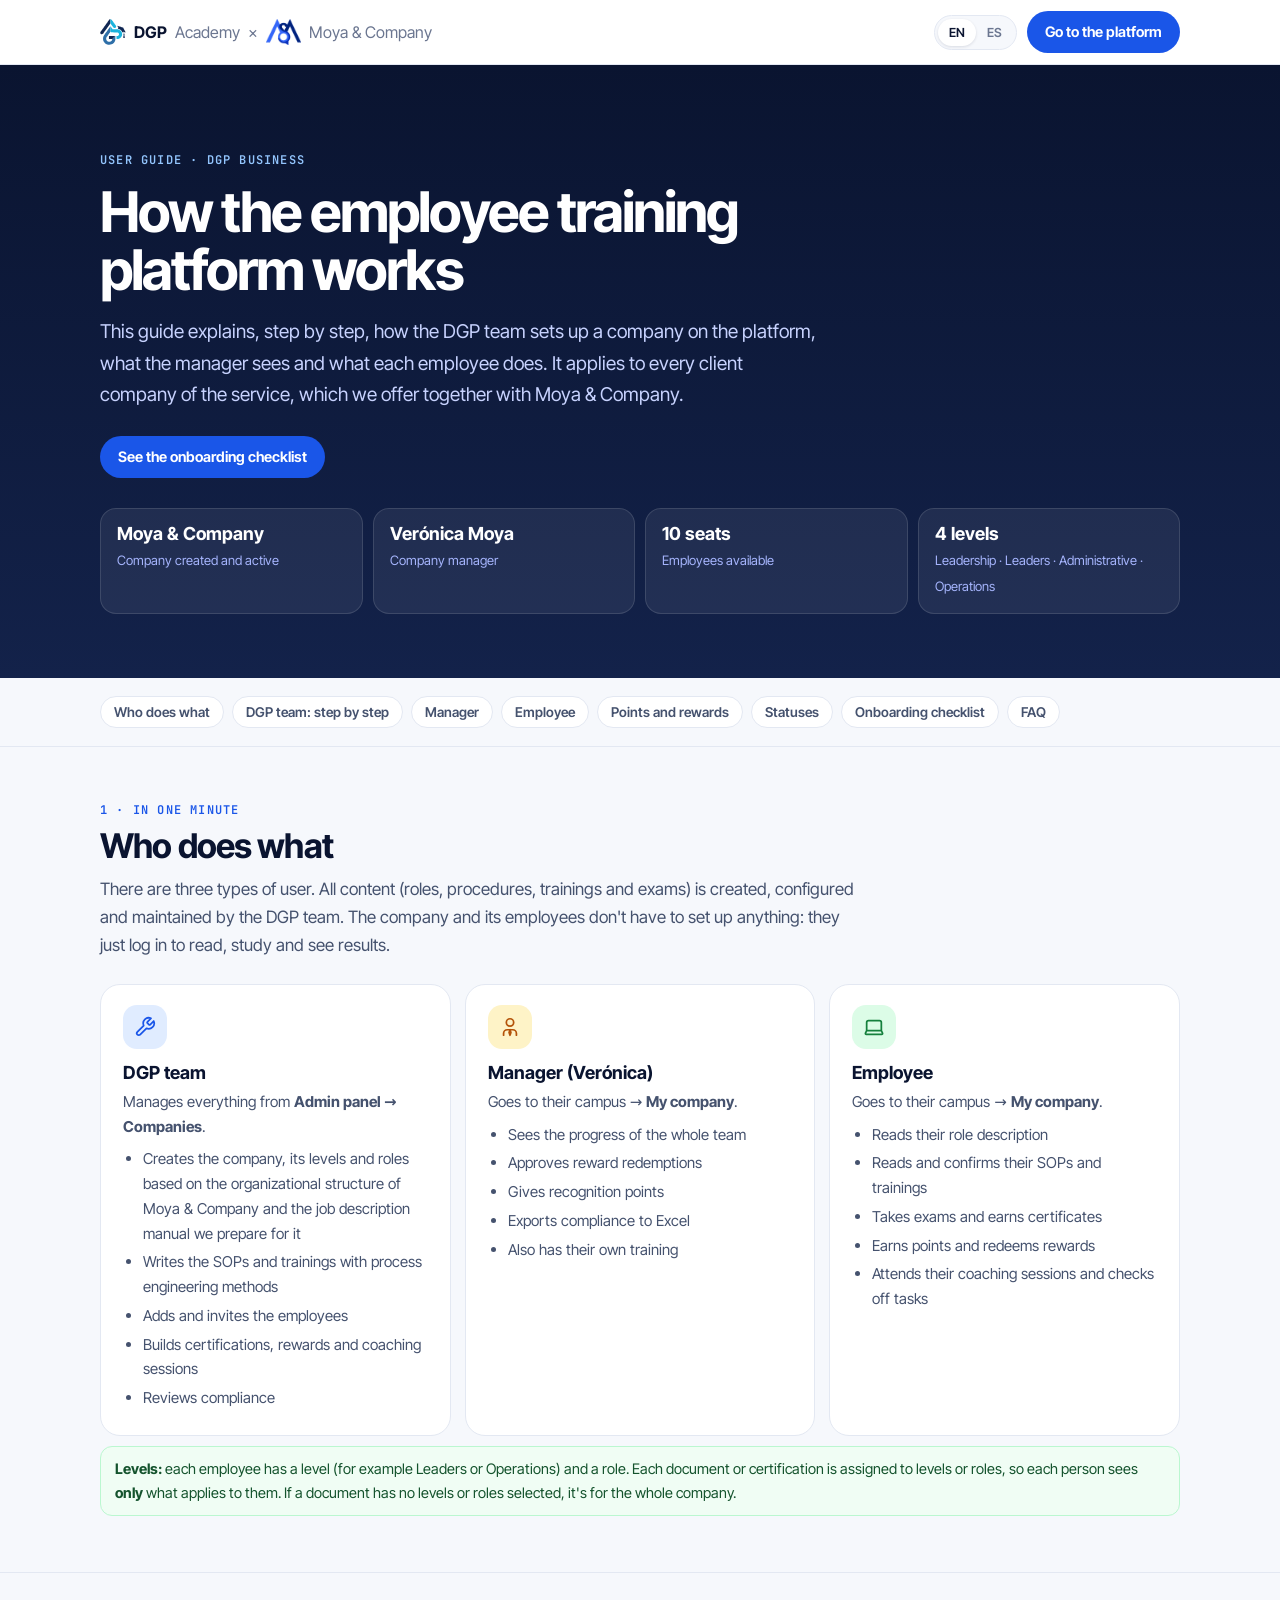
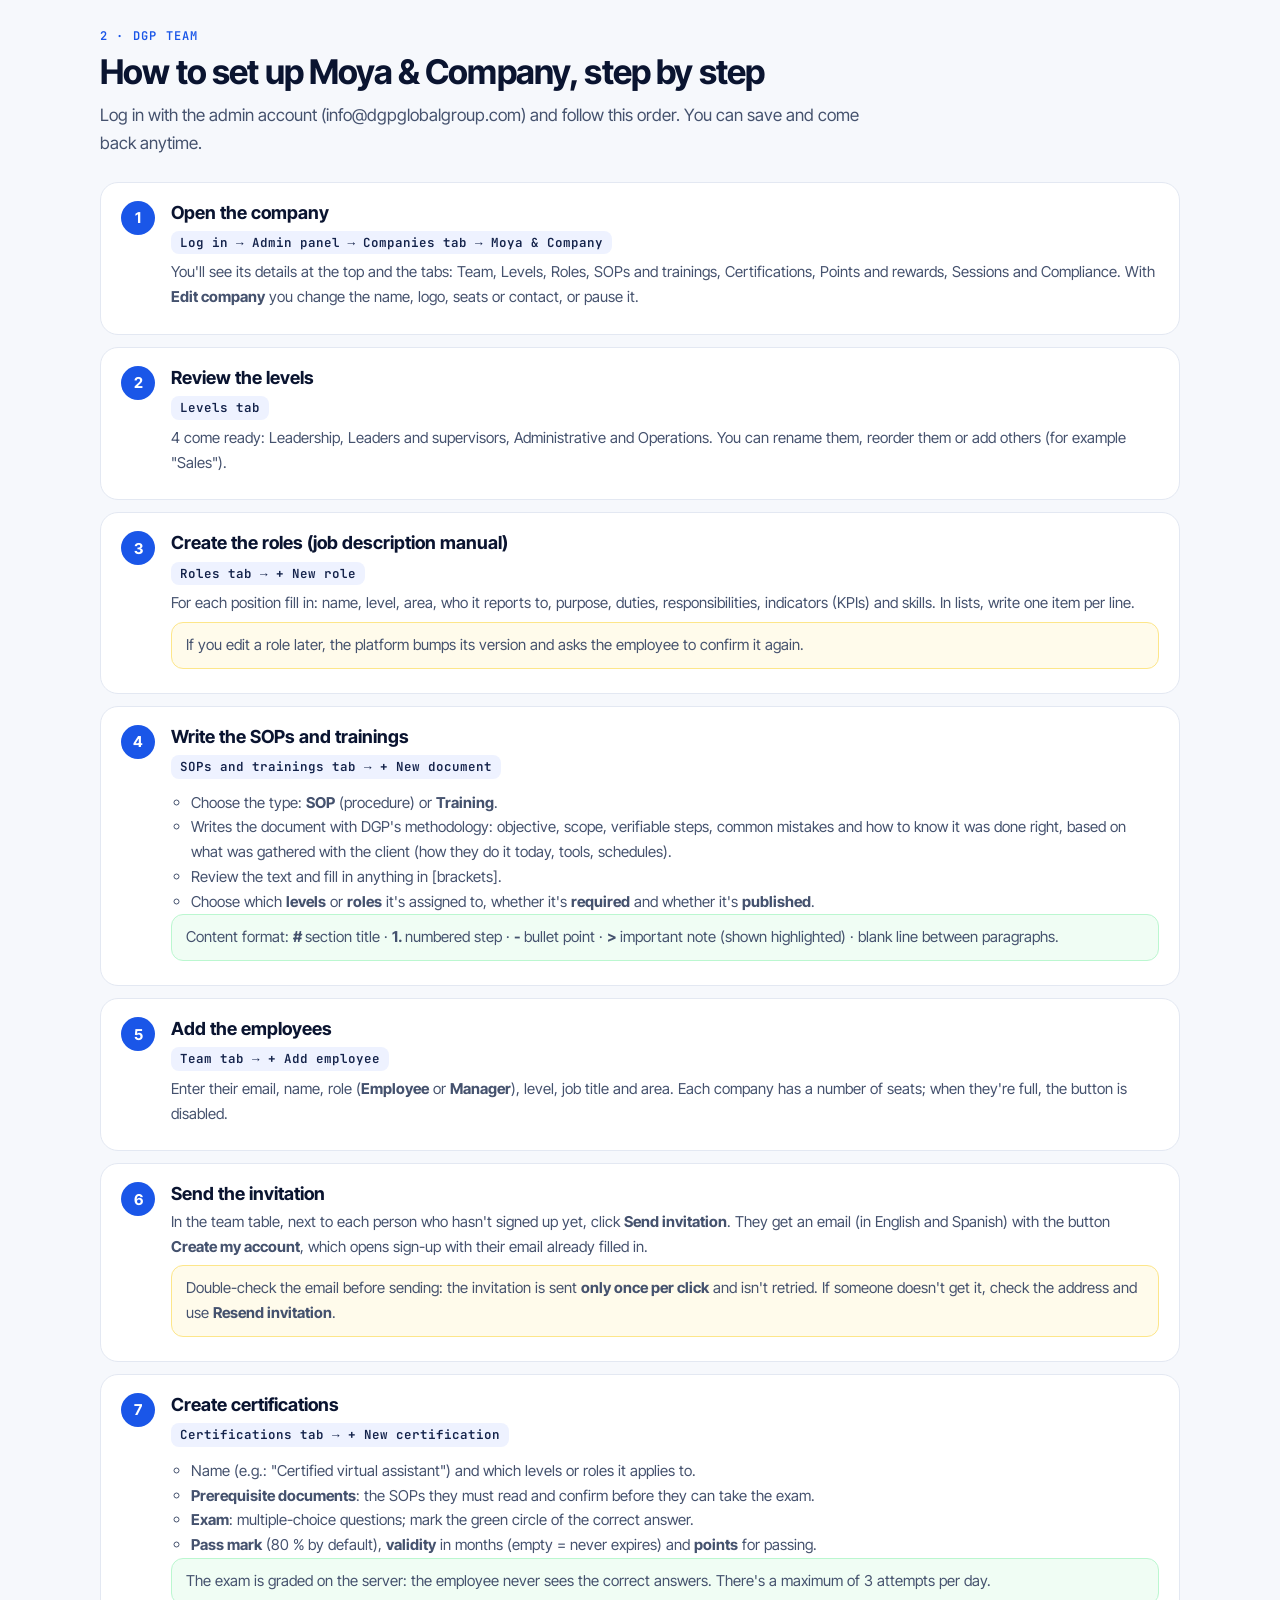
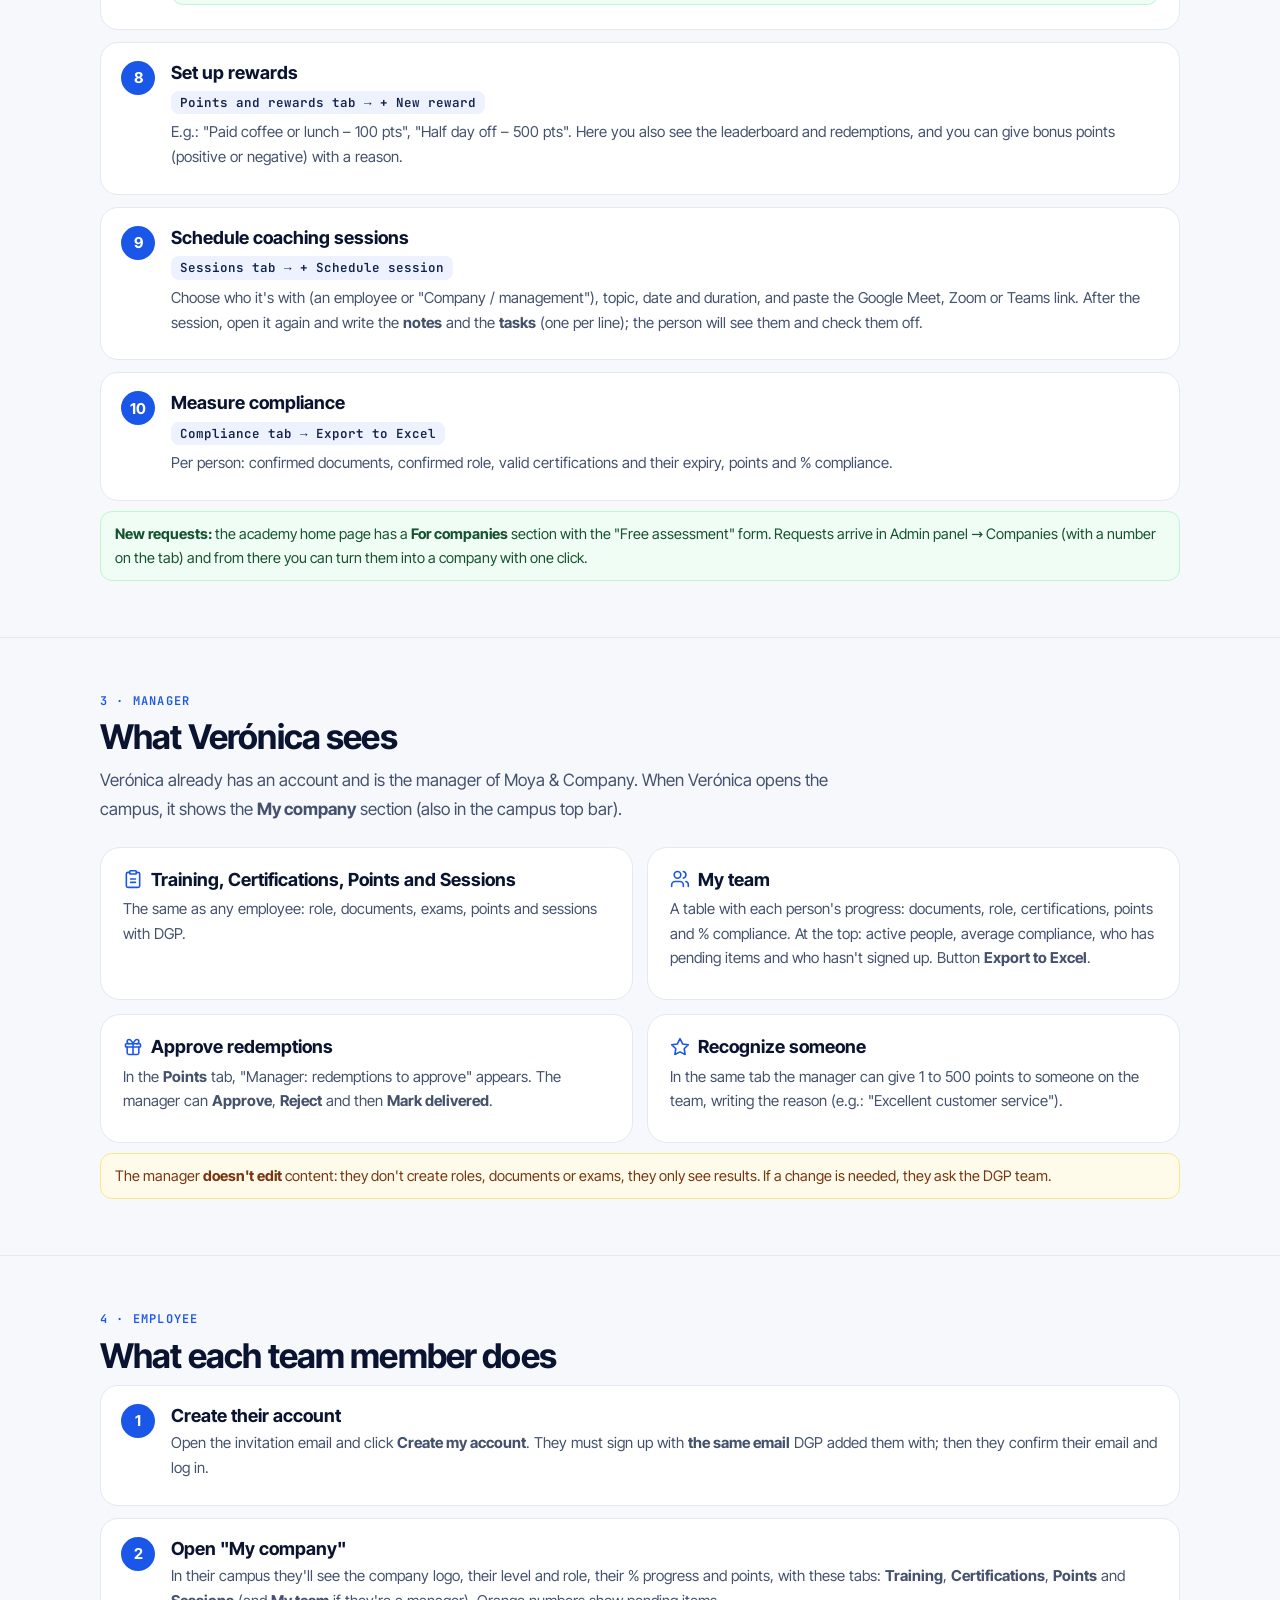
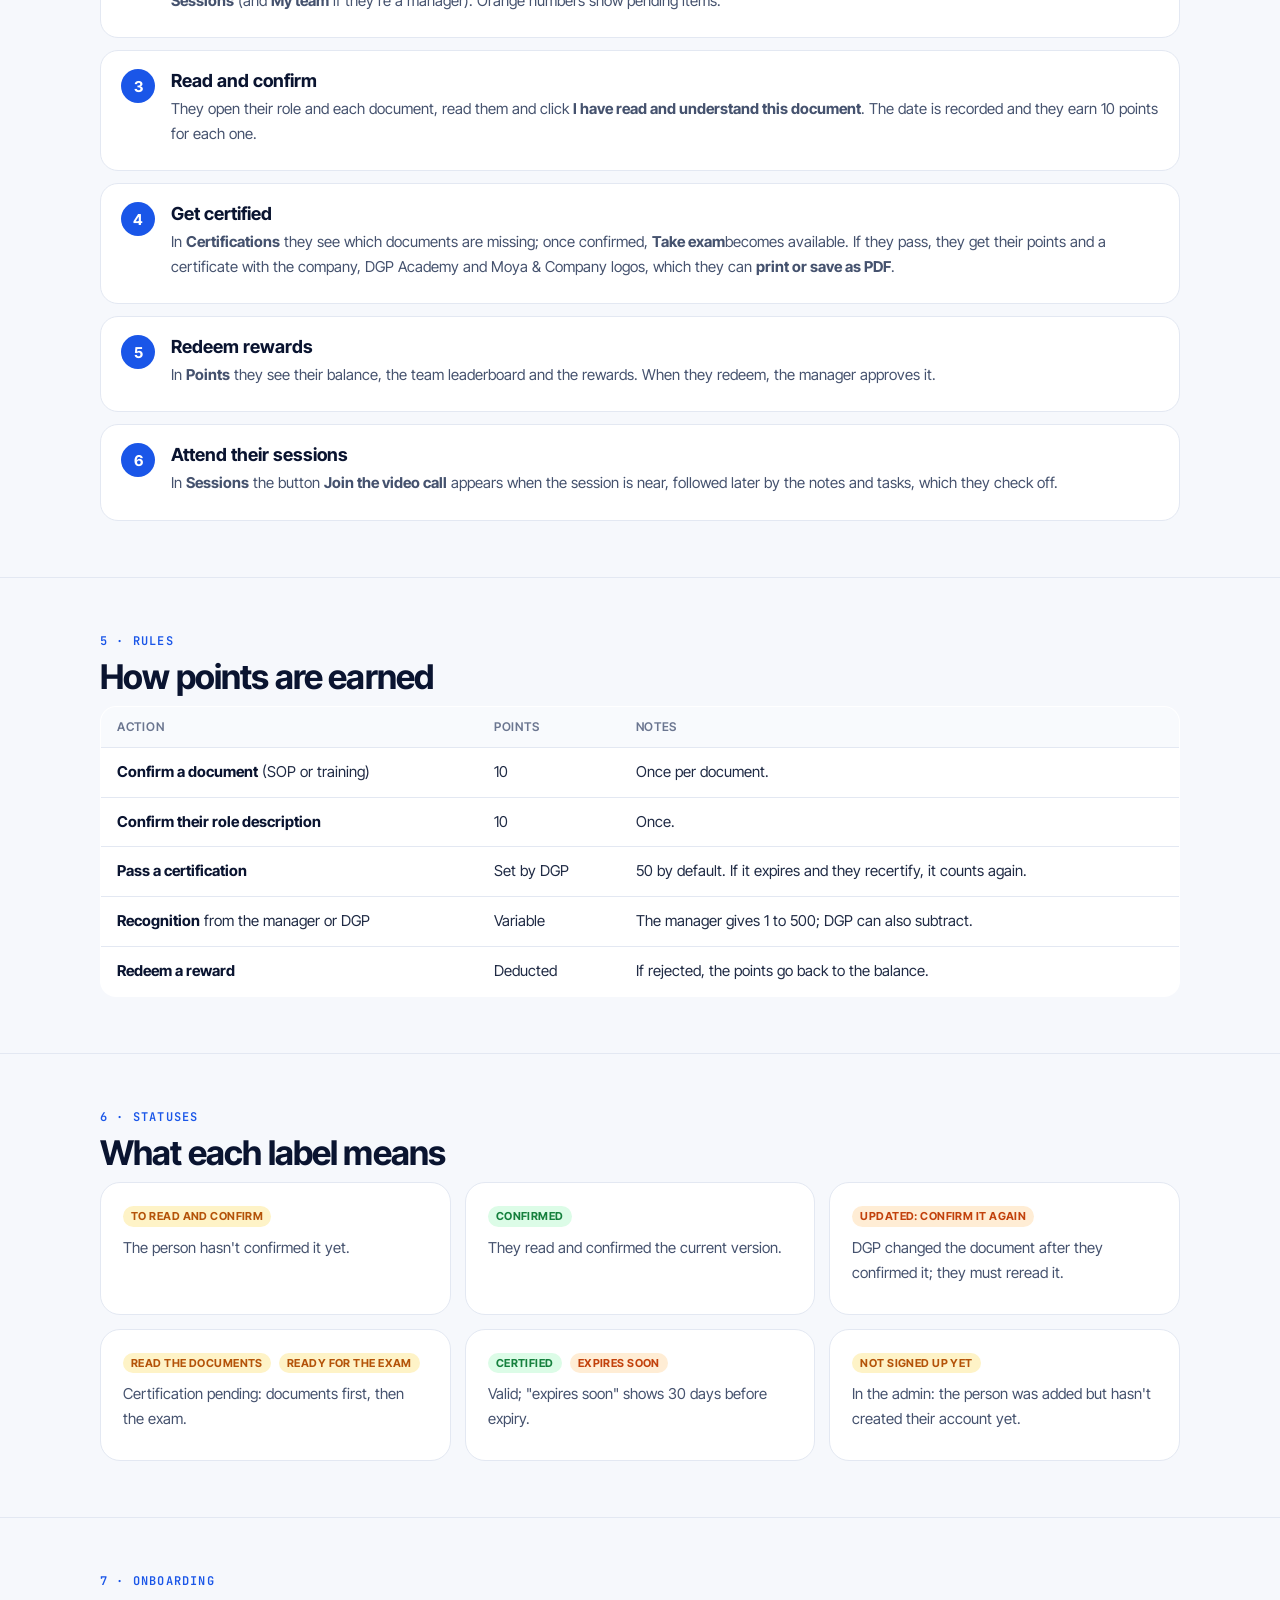
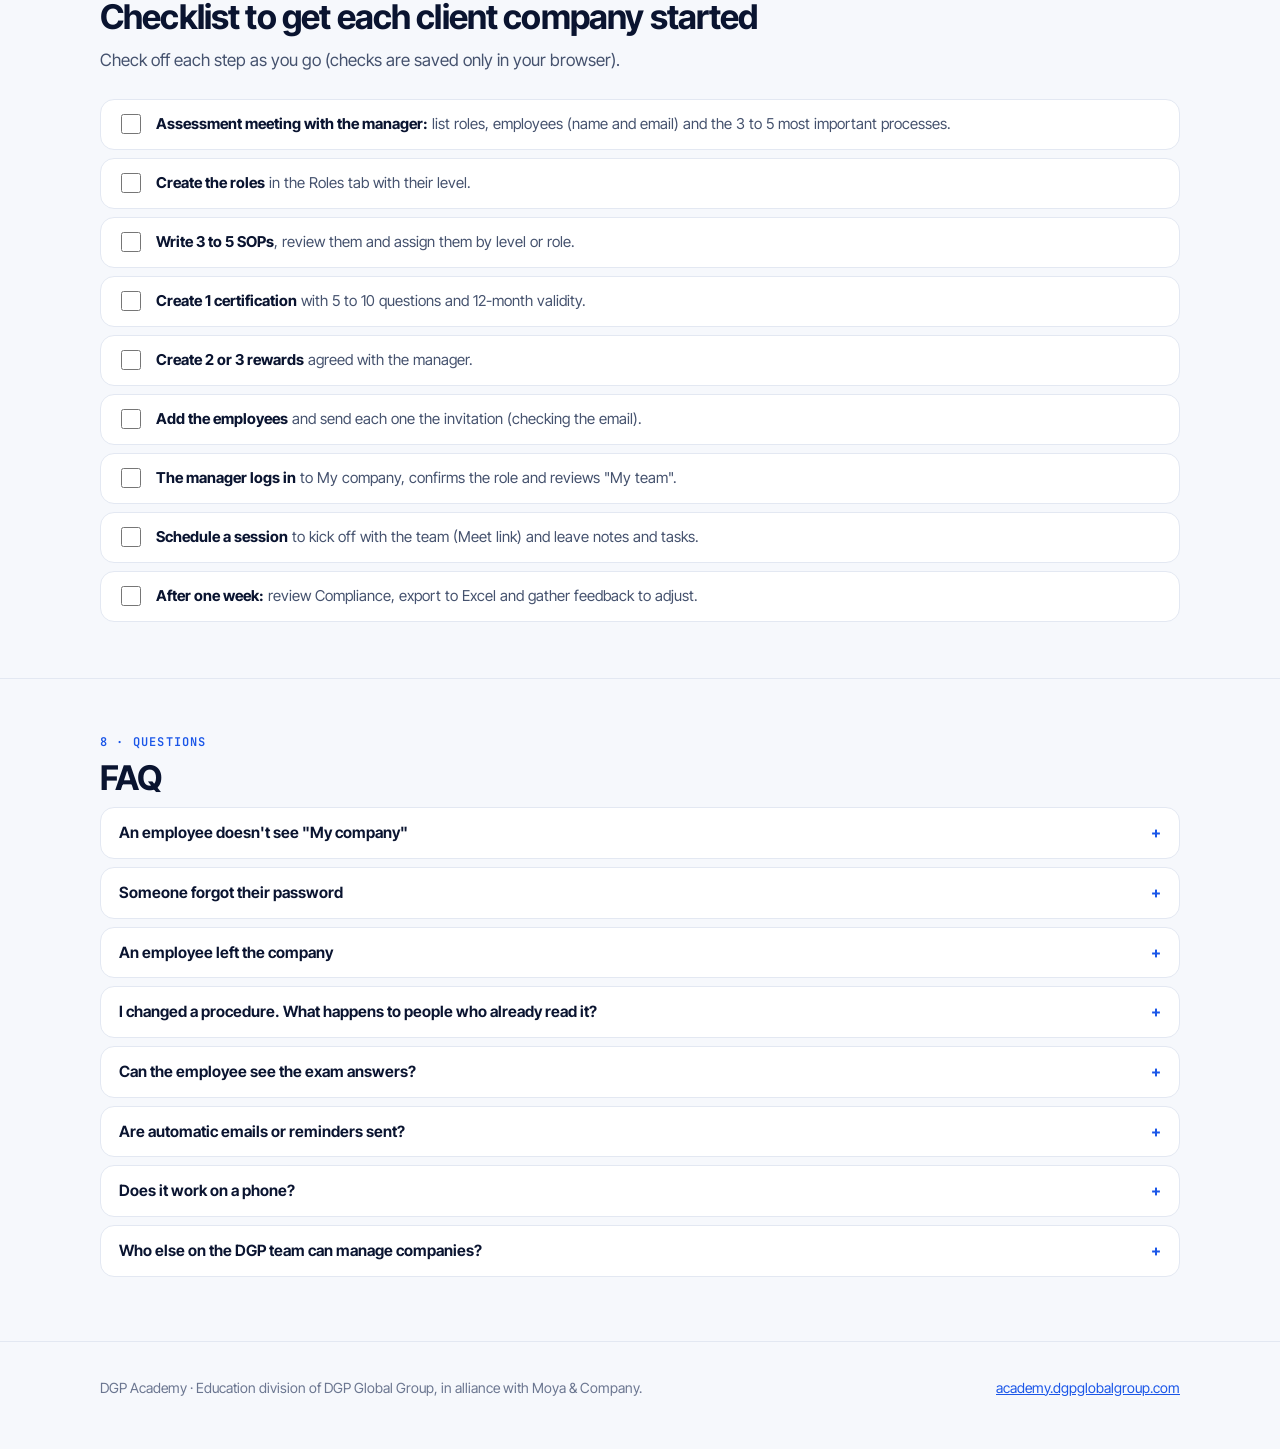
<file: moyacompany/index.html>
<!doctype html>
<html lang="en">
<head>
<meta charset="utf-8">
<meta name="viewport" content="width=device-width, initial-scale=1">
<title>Guía DGP Empresas · Moya & Company</title>
<meta name="description" content="Guía para usar la plataforma de capacitación de empleados de DGP Academy con Moya & Company.">
<meta name="robots" content="noindex, nofollow">
<script>(function(){var l;try{l=localStorage.getItem('dgp-lang')}catch(e){}var q=new URLSearchParams(location.search).get('lang');if(q==='es'||q==='en')l=q;if(!l)l=/^es\b/i.test(navigator.language||'')?'es':'en';if(l!=='es'){document.documentElement.classList.add('i18n-wait');setTimeout(function(){document.documentElement.classList.remove('i18n-wait')},2000)}})();</script>
<link rel="icon" href="../assets/img/favicon.svg" type="image/svg+xml">
<style>
@font-face { font-family: "Inter Tight"; src: url("../assets/fonts/inter-tight-latin.woff2") format("woff2"); font-weight: 100 900; font-display: swap; }
@font-face { font-family: "JetBrains Mono"; src: url("../assets/fonts/jetbrains-mono-latin.woff2") format("woff2"); font-weight: 100 800; font-display: swap; }
:root {
  --ink: #0a1430; --ink-2: #13224a; --accent: #1a56e8; --text: #1f2a44; --text2: #45526e; --text3: #6b7690;
  --border: #e3e8f2; --bg: #f6f8fc; --card: #fff; --green: #15803d; --amber: #b45309; --violet: #6d28d9;
  --font: "Inter Tight", system-ui, -apple-system, "Segoe UI", sans-serif; --mono: "JetBrains Mono", ui-monospace, monospace;
}
* { box-sizing: border-box; }
html { scroll-behavior: smooth; }
body { margin: 0; background: var(--bg); color: var(--text); font: 16px/1.65 var(--font); -webkit-font-smoothing: antialiased; }
a { color: var(--accent); }
.wrap { width: min(1080px, 100% - 32px); margin: 0 auto; }
/* Barra */
.top { position: sticky; top: 0; z-index: 10; background: rgba(255,255,255,.92); backdrop-filter: blur(10px); border-bottom: 1px solid var(--border); }
.top .wrap { display: flex; align-items: center; justify-content: space-between; gap: 12px; height: 64px; }
.brand { display: flex; align-items: center; gap: 8px; font: 700 16px/1 var(--font); color: var(--ink); text-decoration: none; white-space: nowrap; }
.brand img { height: 26px; width: auto; }
.brand i { font-style: normal; color: var(--text3); font-weight: 400; }
.brand span { font-weight: 400; color: var(--text3); }
.btn { display: inline-flex; align-items: center; gap: 8px; height: 42px; padding: 0 18px; border-radius: 99px; background: var(--accent); color: #fff; font: 650 14.5px/1 var(--font); text-decoration: none; white-space: nowrap; }
.top-r { display: flex; align-items: center; gap: 10px; }
.lang { display: inline-flex; padding: 3px; border-radius: 99px; background: var(--bg); border: 1px solid var(--border); }
.lang button { border: 0; background: none; padding: 6px 11px; border-radius: 99px; font: 600 12.5px var(--font); color: var(--text3); cursor: pointer; }
.lang button[aria-pressed="true"] { background: #fff; color: var(--ink); box-shadow: 0 1px 3px rgba(10,20,48,.12); }
.i18n-wait body { visibility: hidden; }
.btn--ghost { background: #fff; color: var(--ink); border: 1px solid var(--border); }
/* Portada */
.hero { background: linear-gradient(180deg, #0a1430, #13224a); color: #fff; padding: clamp(48px, 8vw, 88px) 0 clamp(40px, 6vw, 64px); }
.kicker { font: 600 12px/1.3 var(--mono); letter-spacing: .1em; text-transform: uppercase; color: #93c5fd; }
.hero h1 { font: 700 clamp(32px, 5vw, 56px)/1.05 var(--font); letter-spacing: -.035em; margin: 14px 0 16px; max-width: 820px; }
.hero p { font-size: clamp(16px, 1.7vw, 19px); color: #c7d2fe; max-width: 720px; margin: 0 0 26px; }
.status { display: grid; grid-template-columns: repeat(4, minmax(0, 1fr)); gap: 10px; margin-top: 30px; }
.status div { padding: 14px 16px; border-radius: 16px; background: rgba(255,255,255,.07); border: 1px solid rgba(255,255,255,.12); }
.status b { display: block; font: 700 18px/1.25 var(--font); color: #fff; }
.status span { font-size: 13px; color: #a5b4fc; }
/* Índice */
.toc { display: flex; flex-wrap: wrap; gap: 8px; padding: 18px 0; }
.toc a { padding: 7px 13px; border-radius: 99px; background: #fff; border: 1px solid var(--border); color: var(--text2); text-decoration: none; font: 600 13.5px/1.2 var(--font); }
.toc a:hover { border-color: var(--accent); color: var(--accent); }
/* Secciones */
section { padding: clamp(36px, 5vw, 56px) 0; border-top: 1px solid var(--border); }
h2 { font: 700 clamp(25px, 3.2vw, 34px)/1.15 var(--font); letter-spacing: -.025em; color: var(--ink); margin: 0 0 10px; }
h2 small { display: block; font: 600 12px/1.3 var(--mono); letter-spacing: .1em; text-transform: uppercase; color: var(--accent); margin-bottom: 8px; }
.lead { font-size: 17px; color: var(--text2); max-width: 760px; margin: 0 0 24px; }
h3 { font: 700 18px/1.3 var(--font); color: var(--ink); margin: 0 0 6px; }
.grid3 { display: grid; grid-template-columns: repeat(3, minmax(0, 1fr)); gap: 14px; }
.grid2 { display: grid; grid-template-columns: repeat(2, minmax(0, 1fr)); gap: 14px; }
.card { background: var(--card); border: 1px solid var(--border); border-radius: 20px; padding: 20px 22px; }
.card p, .card li { font-size: 15px; color: var(--text2); }
.card p { margin: 0 0 8px; }
.card ul { margin: 6px 0 0; padding-left: 20px; }
.card li { margin-bottom: 4px; }
.role-ic { width: 44px; height: 44px; border-radius: 14px; display: grid; place-items: center; font-size: 22px; margin-bottom: 12px; }
.r1 { background: #e0ecff; color: #1a56e8; } .r2 { background: #fef3c7; color: #b45309; } .r3 { background: #dcfce7; color: #15803d; }
.h-ic { display: flex; align-items: center; gap: 8px; } .h-ic .ic { color: var(--accent); font-size: 20px; }
/* Pasos */
.steps { counter-reset: s; display: grid; gap: 12px; margin: 0; padding: 0; list-style: none; }
.steps > li { counter-increment: s; position: relative; background: #fff; border: 1px solid var(--border); border-radius: 18px; padding: 18px 20px 18px 70px; }
.steps > li::before { content: counter(s); position: absolute; left: 20px; top: 18px; width: 34px; height: 34px; border-radius: 50%; display: grid; place-items: center; background: var(--accent); color: #fff; font: 700 15px/1 var(--font); }
.steps h3 { margin-bottom: 4px; }
.steps p { margin: 0 0 6px; color: var(--text2); font-size: 15px; }
.steps ul { margin: 6px 0 0; padding-left: 20px; color: var(--text2); font-size: 15px; }
.path { display: inline-block; font: 600 12.5px/1.4 var(--mono); color: var(--ink-2); background: #eef2ff; padding: 3px 9px; border-radius: 8px; margin: 2px 0 6px; }
.tip { margin: 10px 0 0; padding: 10px 14px; border-radius: 12px; background: #f0fdf4; border: 1px solid #bbf7d0; color: #14532d; font-size: 14.5px; }
.warn { margin: 10px 0 0; padding: 10px 14px; border-radius: 12px; background: #fffbeb; border: 1px solid #fde68a; color: #78350f; font-size: 14.5px; }
.tag { display: inline-block; padding: 2px 8px; border-radius: 99px; font: 700 11px/1.5 var(--font); letter-spacing: .04em; text-transform: uppercase; margin-right: 4px; }
.t-ok { background: #dcfce7; color: var(--green); } .t-p { background: #fef3c7; color: var(--amber); } .t-u { background: #ffedd5; color: #c2410c; }
/* Tabla */
table { width: 100%; border-collapse: collapse; background: #fff; border: 1px solid var(--border); border-radius: 16px; overflow: hidden; font-size: 15px; }
th, td { text-align: left; padding: 12px 16px; border-bottom: 1px solid var(--border); vertical-align: top; }
th { background: #f8fafd; font: 600 12px/1.3 var(--font); letter-spacing: .06em; text-transform: uppercase; color: var(--text3); }
tr:last-child td { border-bottom: 0; }
td b { color: var(--ink); }
.tbl { overflow-x: auto; }
/* Checklist */
.check { list-style: none; padding: 0; margin: 0; display: grid; gap: 8px; }
.check li { display: flex; gap: 12px; align-items: flex-start; background: #fff; border: 1px solid var(--border); border-radius: 14px; padding: 12px 16px; font-size: 15px; color: var(--text2); }
.check input { width: 20px; height: 20px; margin-top: 2px; accent-color: var(--green); flex: none; }
.check b { color: var(--ink); }
/* Preguntas */
details { background: #fff; border: 1px solid var(--border); border-radius: 14px; padding: 0 18px; margin-bottom: 8px; }
summary { cursor: pointer; padding: 14px 0; font: 650 15.5px/1.4 var(--font); color: var(--ink); list-style: none; }
summary::-webkit-details-marker { display: none; }
summary::after { content: "+"; float: right; color: var(--accent); font-weight: 700; }
details[open] summary::after { content: "–"; }
details p { margin: 0 0 14px; color: var(--text2); font-size: 15px; }
footer { padding: 34px 0 50px; color: var(--text3); font-size: 14px; border-top: 1px solid var(--border); }
footer .wrap { display: flex; justify-content: space-between; gap: 12px; flex-wrap: wrap; }
@media (max-width: 900px) { .grid3 { grid-template-columns: 1fr; } .grid2 { grid-template-columns: 1fr; } .status { grid-template-columns: repeat(2, minmax(0, 1fr)); } }
@media (max-width: 560px) { .brand span, .brand-moya { display: none; } .top .btn { padding: 0 12px; height: 36px; font-size: 13px; } .steps > li { padding: 16px 16px 16px 58px; } .steps > li::before { left: 14px; width: 30px; height: 30px; font-size: 14px; } .status { grid-template-columns: 1fr; } }
@media print { .top, .toc { display: none; } section { break-inside: avoid; } }
</style>
</head>
<body>

<header class="top">
  <div class="wrap">
    <a class="brand" href="../"><img src="../assets/img/isotipo.svg" alt="">DGP <span>Academy</span> <i>×</i> <img src="../assets/img/moya-mark-sm.png" alt="Moya & Company"><span class="brand-moya">Moya &amp; Company</span></a>
    <div class="top-r"><div class="lang" role="group" aria-label="Language / Idioma"><button type="button" data-set="en">EN</button><button type="button" data-set="es">ES</button></div>
    <a class="btn" href="../">Ir a la plataforma</a></div>
  </div>
</header>

<div class="hero">
  <div class="wrap">
    <div class="kicker">Guía de uso · DGP Empresas</div>
    <h1>Cómo funciona la plataforma de capacitación de empleados</h1>
    <p>Esta guía explica, paso a paso, cómo el equipo de DGP organiza una empresa en la plataforma, qué ve el gerente y qué hace cada empleado. Aplica a cada empresa cliente del servicio, que ofrecemos junto a Moya &amp; Company.</p>
    <a class="btn" href="#arranque">Ver el checklist de arranque</a>
    <div class="status">
      <div><b>Moya &amp; Company</b><span>Empresa creada y activa</span></div>
      <div><b>Verónica Moya</b><span>Gerente de la empresa</span></div>
      <div><b>10 cupos</b><span>Empleados disponibles</span></div>
      <div><b>4 niveles</b><span>Dirección · Líderes · Administrativo · Operativo</span></div>
    </div>
  </div>
</div>

<div class="wrap">
  <nav class="toc" aria-label="Contenido">
    <a href="#roles">Quién hace qué</a><a href="#dgp">Equipo DGP: paso a paso</a><a href="#gerente">Gerente</a><a href="#empleado">Empleado</a>
    <a href="#puntos">Puntos y premios</a><a href="#estados">Estados</a><a href="#arranque">Checklist de arranque</a><a href="#faq">Preguntas frecuentes</a>
  </nav>
</div>

<!-- ── Roles ── -->
<section id="roles">
  <div class="wrap">
    <h2><small>1 · En un minuto</small>Quién hace qué</h2>
    <p class="lead">Hay tres tipos de usuario. Todo el contenido (cargos, procedimientos, capacitaciones y exámenes) lo crea, configura y mantiene el equipo de DGP. La empresa y sus empleados no tienen que configurar nada: solo entran a leer, estudiar y ver resultados.</p>
    <div class="grid3">
      <div class="card"><div class="role-ic r1"><svg class="ic" aria-hidden="true"><use href="#ic-wrench"/></svg></div><h3>Equipo DGP</h3>
        <p>Administra todo desde <b>Panel admin → Empresas</b>.</p>
        <ul><li>Crea la empresa, sus niveles y cargos a partir de la estructura organizacional de Moya &amp; Company y del manual de cargos que le elaboramos</li><li>Escribe los SOPs y capacitaciones con métodos de ingeniería de procesos</li><li>Agrega e invita a los empleados</li><li>Arma certificaciones, premios y asesorías</li><li>Revisa el cumplimiento</li></ul></div>
      <div class="card"><div class="role-ic r2"><svg class="ic" aria-hidden="true"><use href="#ic-user-tie"/></svg></div><h3>Gerente (Verónica)</h3>
        <p>Entra a su campus → <b>Mi empresa</b>.</p>
        <ul><li>Ve el avance de todo su equipo</li><li>Aprueba los canjes de premios</li><li>Da puntos de reconocimiento</li><li>Exporta el cumplimiento a Excel</li><li>También tiene su propia capacitación</li></ul></div>
      <div class="card"><div class="role-ic r3"><svg class="ic" aria-hidden="true"><use href="#ic-laptop"/></svg></div><h3>Empleado</h3>
        <p>Entra a su campus → <b>Mi empresa</b>.</p>
        <ul><li>Lee su descripción de cargo</li><li>Lee y confirma sus SOPs y capacitaciones</li><li>Presenta exámenes y obtiene certificados</li><li>Gana puntos y canjea premios</li><li>Asiste a sus asesorías y marca sus tareas</li></ul></div>
    </div>
    <p class="tip"><b>Niveles:</b> cada empleado tiene un nivel (por ejemplo Líderes u Operativo) y un cargo. Cada documento o certificación se asigna a niveles o cargos, así cada persona ve <b>solo</b> lo que le corresponde. Si un documento no tiene niveles ni cargos marcados, es para toda la empresa.</p>
  </div>
</section>

<!-- ── Equipo DGP ── -->
<section id="dgp">
  <div class="wrap">
    <h2><small>2 · Equipo DGP</small>Cómo preparar a Moya &amp; Company, paso a paso</h2>
    <p class="lead">Entra con la cuenta de administrador (info@dgpglobalgroup.com) y sigue este orden. Puedes guardar y volver cuando quieras.</p>
    <ol class="steps">
      <li><h3>Abrir la empresa</h3>
        <span class="path">Inicio de sesión → Panel admin → pestaña Empresas → Moya &amp; Company</span>
        <p>Verás sus datos arriba y las pestañas: Equipo, Niveles, Cargos, SOPs y capacitaciones, Certificaciones, Puntos y premios, Asesorías y Cumplimiento. Con <b>Editar empresa</b> cambias el nombre, logo, cupos, contacto o la pausas.</p></li>
      <li><h3>Revisar los niveles</h3>
        <span class="path">Pestaña Niveles</span>
        <p>Ya vienen 4: Dirección, Líderes y supervisores, Administrativo y Operativo. Puedes renombrarlos, cambiar el orden o agregar otros (por ejemplo "Ventas").</p></li>
      <li><h3>Crear los cargos (manual de descripción de cargos)</h3>
        <span class="path">Pestaña Cargos → + Nuevo cargo</span>
        <p>Para cada puesto completa: nombre, nivel, área, a quién reporta, propósito, funciones, responsabilidades, indicadores (KPIs) y competencias. En las listas, escribe un punto por línea.</p>
        <p class="warn">Si editas un cargo después, la plataforma sube su versión y le pide al empleado que lo vuelva a confirmar.</p></li>
      <li><h3>Escribir los SOPs y capacitaciones</h3>
        <span class="path">Pestaña SOPs y capacitaciones → + Nuevo documento</span>
        <ul><li>Elige el tipo: <b>SOP</b> (procedimiento) o <b>Capacitación</b>.</li>
          <li>Redacta el documento con la metodología de DGP: objetivo, alcance, pasos verificables, errores comunes y cómo saber que se hizo bien, a partir de lo levantado con el cliente (cómo lo hacen hoy, herramientas, horarios).</li>
          <li>Revisa el texto y completa lo que esté entre [corchetes].</li>
          <li>Marca a qué <b>niveles</b> o <b>cargos</b> se asigna, si es <b>obligatorio</b> y si está <b>publicado</b>.</li></ul>
        <p class="tip">Formato del contenido: <b># </b>título de sección · <b>1. </b>paso numerado · <b>- </b>punto de lista · <b>&gt; </b>nota importante (sale resaltada) · línea en blanco para separar párrafos.</p></li>
      <li><h3>Agregar a los empleados</h3>
        <span class="path">Pestaña Equipo → + Agregar empleado</span>
        <p>Escribe su correo, nombre, rol (<b>Empleado</b> o <b>Gerente</b>), nivel, cargo y área. Cada empresa tiene un número de cupos; cuando se llenan, el botón se desactiva.</p></li>
      <li><h3>Enviar la invitación</h3>
        <p>En la tabla del equipo, junto a cada persona que aún no se registró, pulsa <b>Enviar invitación</b>. Le llega un correo (en inglés y español) con el botón <b>Crear mi cuenta</b>, que abre el registro con su correo ya escrito.</p>
        <p class="warn">Revisa bien el correo antes de enviar: la invitación se envía <b>una sola vez por clic</b> y no se reintenta. Si alguien no la recibe, revisa el correo y usa <b>Reenviar invitación</b>.</p></li>
      <li><h3>Crear certificaciones</h3>
        <span class="path">Pestaña Certificaciones → + Nueva certificación</span>
        <ul><li>Nombre (ej.: "Asistente virtual certificada"), a qué niveles o cargos aplica.</li>
          <li><b>Documentos previos</b>: los SOPs que deben leer y confirmar antes de poder hacer el examen.</li>
          <li><b>Examen</b>: preguntas de opción múltiple; marca el círculo verde de la respuesta correcta.</li>
          <li><b>Aprueba con</b> (por defecto 80 %), <b>vigencia</b> en meses (vacío = no vence) y <b>puntos</b> al aprobar.</li></ul>
        <p class="tip">El examen se califica en el servidor: el empleado nunca ve las respuestas correctas. Tiene un máximo de 3 intentos por día.</p></li>
      <li><h3>Definir premios</h3>
        <span class="path">Pestaña Puntos y premios → + Nuevo premio</span>
        <p>Ej.: "Café o almuerzo pagado – 100 pts", "Medio día libre – 500 pts". Aquí también ves el ranking, los canjes y puedes dar puntos extra (positivos o negativos) con un motivo.</p></li>
      <li><h3>Agendar asesorías</h3>
        <span class="path">Pestaña Asesorías → + Agendar asesoría</span>
        <p>Elige con quién (un empleado o "Empresa / gerencia"), tema, fecha, duración y pega el enlace de Google Meet, Zoom o Teams. Después de la sesión vuelve a abrirla y escribe las <b>notas</b> y las <b>tareas</b> (una por línea); la persona las verá y marcará como hechas.</p></li>
      <li><h3>Medir el cumplimiento</h3>
        <span class="path">Pestaña Cumplimiento → Exportar a Excel</span>
        <p>Por persona: documentos confirmados, cargo confirmado, certificaciones vigentes y su vencimiento, puntos y % de cumplimiento.</p></li>
    </ol>
    <p class="tip"><b>Solicitudes nuevas:</b> en la portada de la academia hay una sección <b>Para empresas</b> con el formulario "Diagnóstico gratis". Las solicitudes llegan a Panel admin → Empresas (con un número en la pestaña) y desde ahí puedes convertirlas en empresa con un clic.</p>
  </div>
</section>

<!-- ── Gerente ── -->
<section id="gerente">
  <div class="wrap">
    <h2><small>3 · Gerente</small>Lo que ve Verónica</h2>
    <p class="lead">Verónica ya tiene cuenta y ya es gerente de Moya &amp; Company. Al entrar a su campus aparece la sección <b>Mi empresa</b> (también en la barra superior del campus).</p>
    <div class="grid2">
      <div class="card"><h3 class="h-ic"><svg class="ic" aria-hidden="true"><use href="#ic-clipboard"/></svg> Capacitación, Certificaciones, Puntos y Asesorías</h3><p>Lo mismo que cualquier empleado: su cargo, sus documentos, sus exámenes, sus puntos y sus sesiones con DGP.</p></div>
      <div class="card"><h3 class="h-ic"><svg class="ic" aria-hidden="true"><use href="#ic-users"/></svg> Mi equipo</h3><p>Tabla con el avance de cada persona: documentos, cargo, certificaciones, puntos y % de cumplimiento. Arriba: personas activas, cumplimiento promedio, quién tiene pendientes y quién no se ha registrado. Botón <b>Exportar a Excel</b>.</p></div>
      <div class="card"><h3 class="h-ic"><svg class="ic" aria-hidden="true"><use href="#ic-gift"/></svg> Aprobar canjes</h3><p>En la pestaña <b>Puntos</b> aparece "Gerente: canjes por aprobar". Puede <b>Aprobar</b>, <b>Rechazar</b> y después <b>Marcar entregado</b>.</p></div>
      <div class="card"><h3 class="h-ic"><svg class="ic" aria-hidden="true"><use href="#ic-star"/></svg> Reconocer a alguien</h3><p>En la misma pestaña puede dar de 1 a 500 puntos a una persona de su equipo escribiendo el motivo (ej.: "Excelente atención al cliente").</p></div>
    </div>
    <p class="warn">El gerente <b>no edita</b> contenido: no crea cargos, documentos ni exámenes, solo ve resultados. Si necesita un cambio, se lo pide al equipo de DGP.</p>
  </div>
</section>

<!-- ── Empleado ── -->
<section id="empleado">
  <div class="wrap">
    <h2><small>4 · Empleado</small>Lo que hace cada persona del equipo</h2>
    <ol class="steps">
      <li><h3>Crear su cuenta</h3><p>Abre el correo de invitación y pulsa <b>Crear mi cuenta</b>. Debe registrarse con <b>el mismo correo</b> con el que lo agregó DGP; luego confirma su correo y entra.</p></li>
      <li><h3>Abrir "Mi empresa"</h3><p>En su campus verá el logo de la empresa, su nivel y cargo, su % de avance y sus puntos, con cinco pestañas: <b>Capacitación</b>, <b>Certificaciones</b>, <b>Puntos</b> y <b>Asesorías</b> (y <b>Mi equipo</b> si es gerente). Los números naranjas indican pendientes.</p></li>
      <li><h3>Leer y confirmar</h3><p>Abre su cargo y cada documento, los lee y pulsa <b>He leído y entiendo este documento</b>. Queda registrada la fecha y gana 10 puntos por cada uno.</p></li>
      <li><h3>Certificarse</h3><p>En <b>Certificaciones</b> ve qué documentos le faltan; cuando los confirma se activa <b>Presentar examen</b>. Si aprueba, recibe sus puntos y su certificado con los logos de la empresa, DGP Academy y Moya &amp; Company, que puede <b>imprimir o guardar en PDF</b>.</p></li>
      <li><h3>Canjear premios</h3><p>En <b>Puntos</b> ve su saldo, el ranking del equipo y los premios. Al canjear, el gerente lo aprueba.</p></li>
      <li><h3>Asistir a sus asesorías</h3><p>En <b>Asesorías</b> aparece el botón <b>Entrar a la videollamada</b> cuando está próxima, y después las notas y tareas, que marca como hechas.</p></li>
    </ol>
  </div>
</section>

<!-- ── Puntos ── -->
<section id="puntos">
  <div class="wrap">
    <h2><small>5 · Reglas</small>Cómo se ganan los puntos</h2>
    <div class="tbl"><table>
      <thead><tr><th>Acción</th><th>Puntos</th><th>Notas</th></tr></thead>
      <tbody>
        <tr><td><b>Confirmar un documento</b> (SOP o capacitación)</td><td>10</td><td>Una vez por documento.</td></tr>
        <tr><td><b>Confirmar su descripción de cargo</b></td><td>10</td><td>Una vez.</td></tr>
        <tr><td><b>Aprobar una certificación</b></td><td>Los que defina DGP</td><td>Por defecto 50. Si vence y se recertifica, vuelve a sumar.</td></tr>
        <tr><td><b>Reconocimiento</b> del gerente o de DGP</td><td>Variable</td><td>El gerente da de 1 a 500; DGP también puede restar.</td></tr>
        <tr><td><b>Canjear un premio</b></td><td>Se descuentan</td><td>Si se rechaza, los puntos vuelven al saldo.</td></tr>
      </tbody>
    </table></div>
  </div>
</section>

<!-- ── Estados ── -->
<section id="estados">
  <div class="wrap">
    <h2><small>6 · Estados</small>Qué significa cada etiqueta</h2>
    <div class="grid3">
      <div class="card"><p><span class="tag t-p">Por leer y confirmar</span></p><p>La persona aún no lo ha confirmado.</p></div>
      <div class="card"><p><span class="tag t-ok">Confirmado</span></p><p>Lo leyó y confirmó la versión vigente.</p></div>
      <div class="card"><p><span class="tag t-u">Actualizado: confírmalo otra vez</span></p><p>DGP cambió el documento después de que lo confirmó; debe releerlo.</p></div>
      <div class="card"><p><span class="tag t-p">Lee los documentos</span> <span class="tag t-p">Listo para el examen</span></p><p>Certificación pendiente: primero documentos, luego examen.</p></div>
      <div class="card"><p><span class="tag t-ok">Certificado</span> <span class="tag t-u">Vence pronto</span></p><p>Vigente; "vence pronto" aparece 30 días antes del vencimiento.</p></div>
      <div class="card"><p><span class="tag t-p">Falta registrarse</span></p><p>En el admin: la persona está agregada pero aún no creó su cuenta.</p></div>
    </div>
  </div>
</section>

<!-- ── Checklist ── -->
<section id="arranque">
  <div class="wrap">
    <h2><small>7 · Puesta en marcha</small>Checklist para arrancar con cada empresa cliente</h2>
    <p class="lead">Marca cada paso a medida que avanzan (las marcas se quedan solo en tu navegador).</p>
    <ul class="check" id="check">
      <li><input type="checkbox" id="c1"><label for="c1"><b>Reunión de diagnóstico con el gerente:</b> listar cargos, empleados (nombre y correo) y los 3 a 5 procesos más importantes.</label></li>
      <li><input type="checkbox" id="c2"><label for="c2"><b>Crear los cargos</b> en la pestaña Cargos con su nivel.</label></li>
      <li><input type="checkbox" id="c3"><label for="c3"><b>Escribir 3 a 5 SOPs</b>, revisarlos y asignarlos por nivel o cargo.</label></li>
      <li><input type="checkbox" id="c4"><label for="c4"><b>Crear 1 certificación</b> con 5 a 10 preguntas y vigencia de 12 meses.</label></li>
      <li><input type="checkbox" id="c5"><label for="c5"><b>Crear 2 o 3 premios</b> acordados con el gerente.</label></li>
      <li><input type="checkbox" id="c6"><label for="c6"><b>Agregar a los empleados</b> y enviar la invitación a cada uno (revisando el correo).</label></li>
      <li><input type="checkbox" id="c7"><label for="c7"><b>El gerente entra</b> a Mi empresa, confirma su cargo y revisa "Mi equipo".</label></li>
      <li><input type="checkbox" id="c8"><label for="c8"><b>Agendar una asesoría</b> de arranque con el equipo (enlace de Meet) y dejar notas y tareas.</label></li>
      <li><input type="checkbox" id="c9"><label for="c9"><b>A la semana:</b> revisar Cumplimiento, exportar a Excel y recoger comentarios para ajustar.</label></li>
    </ul>
  </div>
</section>

<!-- ── FAQ ── -->
<section id="faq">
  <div class="wrap">
    <h2><small>8 · Dudas</small>Preguntas frecuentes</h2>
    <details><summary>Un empleado no ve "Mi empresa"</summary><p>Revisa que se haya registrado con el mismo correo con el que lo agregaste, que esté como "Activo" y que la empresa no esté pausada. Si el correo estaba mal, quítalo y agrégalo de nuevo con el correcto.</p></details>
    <details><summary>Alguien olvidó su contraseña</summary><p>En la pantalla de inicio de sesión hay "¿Olvidaste tu contraseña?". Le llega un enlace a su correo para crear una nueva.</p></details>
    <details><summary>Un empleado dejó la empresa</summary><p>En Equipo → Editar → Estado "Inactivo". Deja de ver la empresa, no ocupa cupo y su historial se conserva. "Quitar de la empresa" lo borra por completo.</p></details>
    <details><summary>Cambié un procedimiento, ¿qué pasa con quienes ya lo leyeron?</summary><p>Si cambias el título, el resumen o el contenido, sube la versión y les aparece "Actualizado: confírmalo otra vez". Si solo cambias la asignación o si es obligatorio, no se pide reconfirmar.</p></details>
    <details><summary>¿El empleado puede ver las respuestas del examen?</summary><p>No. Las respuestas solo están en el servidor; el examen se califica allí. Además hay un máximo de 3 intentos por día.</p></details>
    <details><summary>¿Se envían correos automáticos o recordatorios?</summary><p>Por ahora solo la invitación, y únicamente cuando pulsas el botón. No hay reintentos ni recordatorios automáticos, para evitar correos rebotados.</p></details>
    <details><summary>¿Se puede usar en el celular?</summary><p>Sí. Todo funciona en el navegador del celular: leer, confirmar, presentar exámenes, ver el certificado, canjear y entrar a las videollamadas.</p></details>
    <details><summary>¿Quién más del equipo de DGP puede administrar empresas?</summary><p>El dueño de la cuenta puede dar el permiso "Empresas" a otra persona desde Panel admin → Estudiantes → botón "Hacer administrador" junto a su nombre, marcando solo "Empresas". Esa persona solo verá la pestaña Empresas.</p></details>
  </div>
</section>

<footer>
  <div class="wrap"><span>DGP Academy · División educativa de DGP Global Group, en alianza con Moya &amp; Company.</span><a href="../">academy.dgpglobalgroup.com</a></div>
</footer>

<script src="../assets/js/icons.js"></script>
<script src="en.js"></script>
<script>
// Idiomas: inglés principal, español segundo. El HTML está en español y se traduce con GUIDE_EN.
(function () {
  var dict = window.GUIDE_EN || {};
  var meta = {
    es: { title: 'Guía DGP Empresas · Moya & Company', desc: 'Guía para usar la plataforma de capacitación de empleados de DGP Academy con Moya & Company.' },
    en: { title: 'DGP Business guide · Moya & Company', desc: 'Guide to the DGP Academy employee training platform with Moya & Company.' }
  };
  var nodes = [];
  var w = document.createTreeWalker(document.body, NodeFilter.SHOW_TEXT);
  var n;
  while ((n = w.nextNode())) {
    if (n.parentElement.closest('script, style')) continue;
    var key = n.nodeValue.replace(/\s+/g, ' ').trim();
    if (dict.hasOwnProperty(key)) nodes.push({ node: n, es: n.nodeValue, en: n.nodeValue.replace(key, dict[key]) });
  }
  function setLang(l) {
    nodes.forEach(function (x) { x.node.nodeValue = l === 'en' ? x.en : x.es; });
    document.documentElement.lang = l;
    document.title = meta[l].title;
    document.querySelector('meta[name="description"]').setAttribute('content', meta[l].desc);
    document.querySelectorAll('[data-set]').forEach(function (b) { b.setAttribute('aria-pressed', String(b.dataset.set === l)); });
    document.documentElement.classList.remove('i18n-wait');
  }
  var lang;
  try { lang = localStorage.getItem('dgp-lang'); } catch (e) {}
  var q = new URLSearchParams(location.search).get('lang');
  if (q === 'es' || q === 'en') lang = q;
  if (lang !== 'es' && lang !== 'en') lang = /^es\b/i.test(navigator.language || '') ? 'es' : 'en';
  setLang(lang);
  document.querySelectorAll('[data-set]').forEach(function (b) {
    b.addEventListener('click', function () { try { localStorage.setItem('dgp-lang', b.dataset.set); } catch (e) {} setLang(b.dataset.set); });
  });
})();

// Guarda el avance del checklist en este navegador
(function () {
  var key = 'dgp-moya-checklist';
  var saved = {};
  try { saved = JSON.parse(localStorage.getItem(key) || '{}'); } catch (e) {}
  document.querySelectorAll('#check input').forEach(function (box) {
    box.checked = !!saved[box.id];
    box.addEventListener('change', function () {
      saved[box.id] = box.checked;
      try { localStorage.setItem(key, JSON.stringify(saved)); } catch (e) {}
    });
  });
})();
</script>
</body>
</html>
</file>
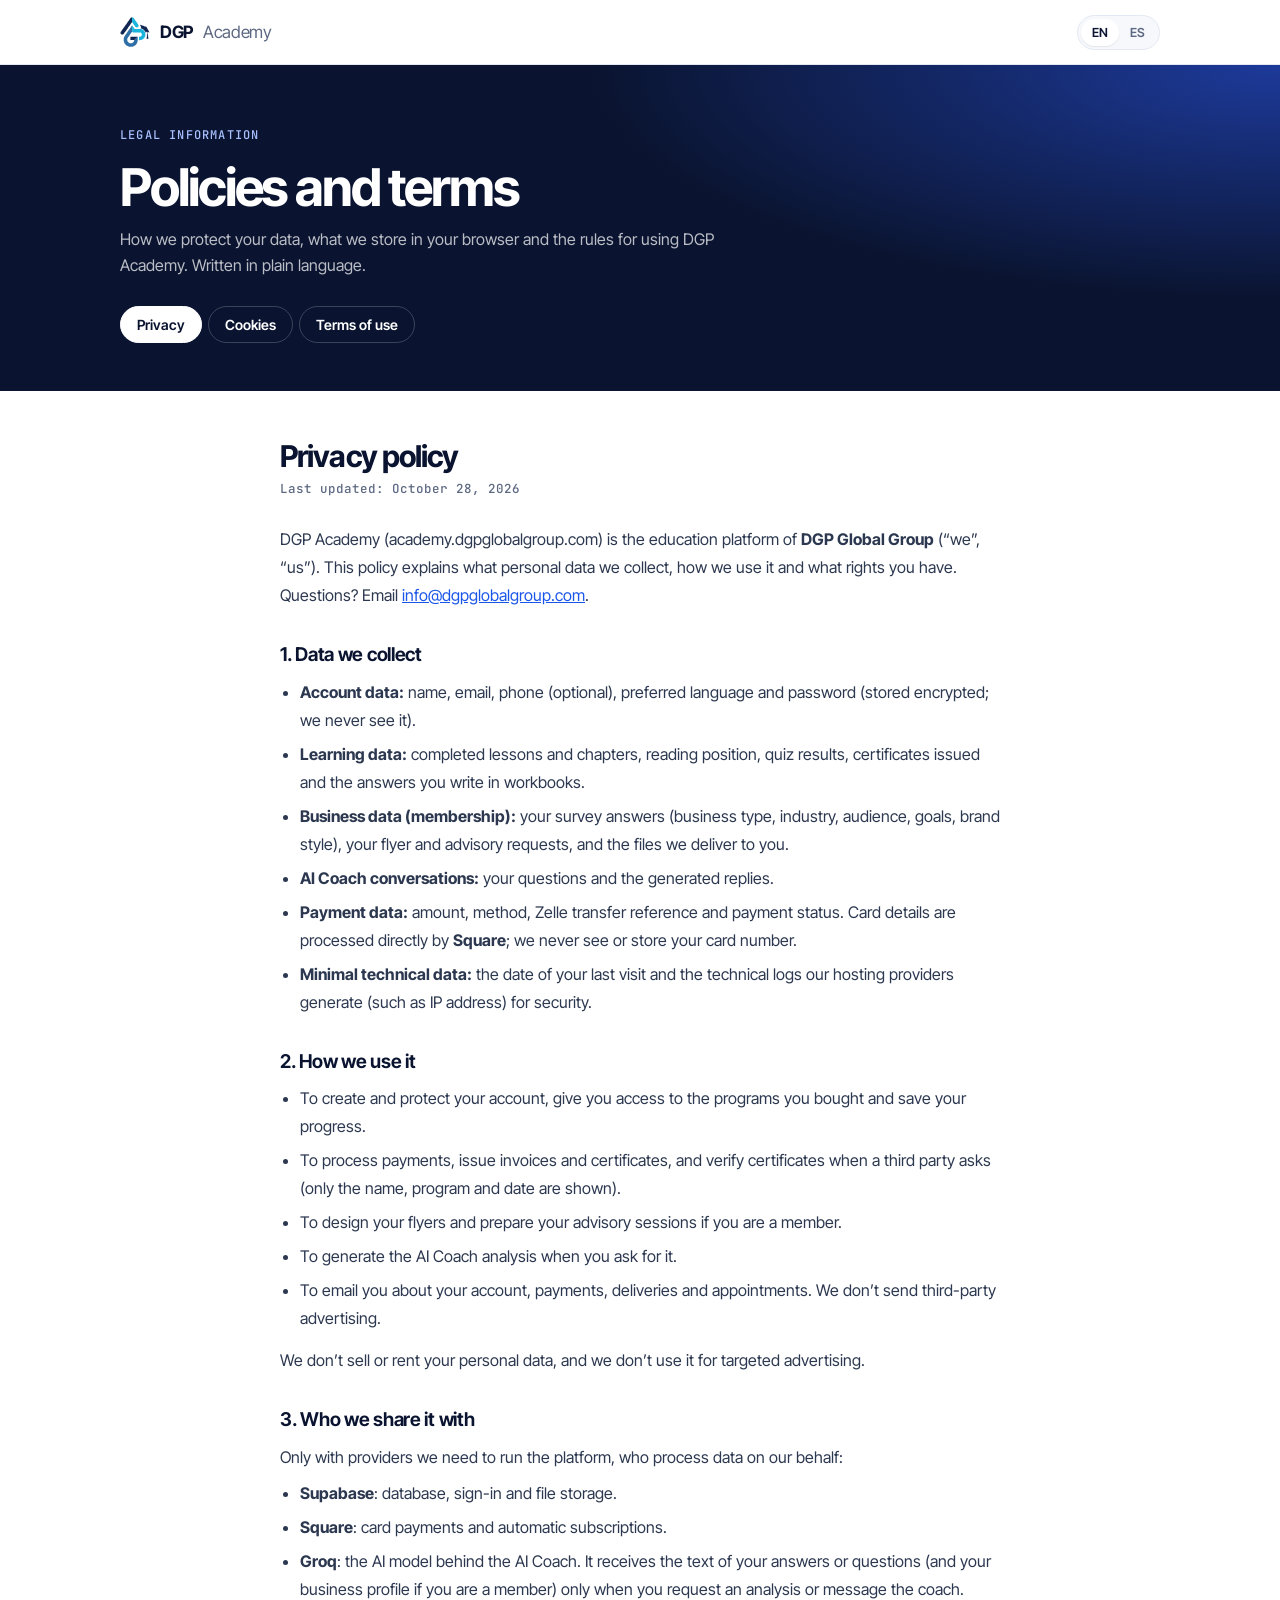
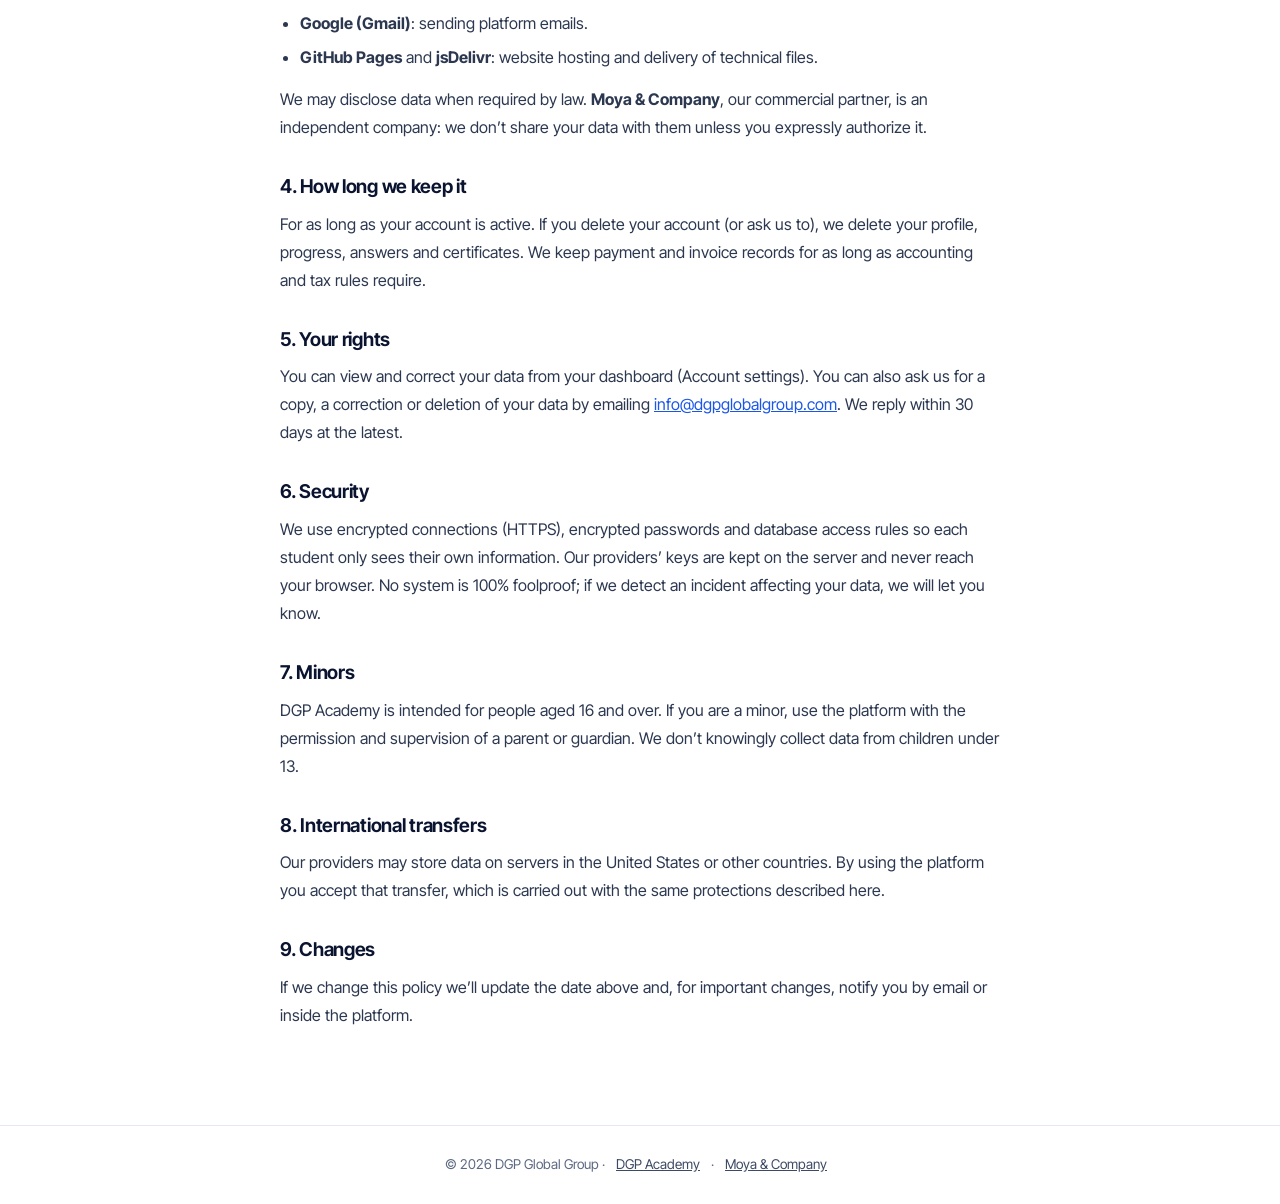
<file: legal.html>
<!doctype html>
<html lang="en">
<head>
<meta charset="utf-8">
<meta name="viewport" content="width=device-width, initial-scale=1">
<title>Políticas y condiciones — DGP Academy</title>
<meta name="description" content="Política de privacidad, política de cookies y condiciones de uso de DGP Academy, la plataforma educativa de DGP Global Group.">
<link rel="icon" href="assets/img/favicon.svg" type="image/svg+xml">
<link rel="stylesheet" href="assets/css/base.css">
<style>
  body { background: #fff; }
  .lg-top { position: sticky; top: 0; z-index: 10; background: rgba(255,255,255,.9); backdrop-filter: blur(14px); -webkit-backdrop-filter: blur(14px); border-bottom: 1px solid var(--border); }
  .lg-top-in { max-width: 1080px; margin: 0 auto; padding: 0 20px; height: 64px; display: flex; align-items: center; justify-content: space-between; gap: 12px; }
  .lg-brand { display: inline-flex; align-items: center; gap: 10px; text-decoration: none; color: var(--ink); font: 700 17px var(--font); letter-spacing: -.02em; }
  .lg-brand img { width: 30px; height: 30px; }
  .lg-brand span { font-weight: 400; color: var(--text3); }
  .lg-lang { display: inline-flex; padding: 3px; border-radius: 99px; background: var(--bg2); border: 1px solid var(--border); }
  .lg-lang button { border: 0; background: none; padding: 6px 11px; border-radius: 99px; font: 600 12.5px var(--font); color: var(--text3); cursor: pointer; }
  .lg-lang button[aria-pressed="true"] { background: #fff; color: var(--ink); box-shadow: var(--shadow-sm); }
  .lg-hero { background: radial-gradient(90% 120% at 100% 0%, #1d3a9a 0%, #0a1430 60%); color: #fff; }
  .lg-hero-in { max-width: 1080px; margin: 0 auto; padding: 56px 20px 48px; }
  .lg-hero small { font: 500 12px/1 var(--font-mono); letter-spacing: .1em; text-transform: uppercase; color: #a8c0ff; }
  .lg-hero h1 { font: 700 clamp(32px, 5vw, 52px)/1.05 var(--font); letter-spacing: -.04em; margin: 14px 0 12px; }
  .lg-hero p { max-width: 640px; color: rgba(255,255,255,.72); font-size: 16px; line-height: 1.6; margin: 0; }
  .lg-tabs { display: flex; gap: 6px; flex-wrap: wrap; margin-top: 28px; }
  .lg-tabs a { padding: 9px 16px; border-radius: 99px; border: 1px solid rgba(255,255,255,.2); color: #fff; text-decoration: none; font: 600 14px var(--font); transition: background .15s; }
  .lg-tabs a:hover { background: rgba(255,255,255,.1); }
  .lg-tabs a.is-active { background: #fff; color: var(--ink); border-color: #fff; }
  .lg-body { max-width: 760px; margin: 0 auto; padding: 48px 20px 96px; }
  .lg-doc { display: none; }
  .lg-doc.is-active { display: block; animation: fadeIn .3s ease; }
  .lg-doc h2 { font: 700 30px/1.15 var(--font); letter-spacing: -.03em; color: var(--ink); margin: 0 0 6px; }
  .lg-date { font: 500 12.5px var(--font-mono); color: var(--text3); margin-bottom: 28px; }
  .lg-doc h3 { font: 650 19px/1.3 var(--font); letter-spacing: -.015em; color: var(--ink); margin: 34px 0 10px; }
  .lg-doc p, .lg-doc li { font-size: 16px; line-height: 1.75; color: #2c3850; }
  .lg-doc ul { padding-left: 20px; margin: 8px 0 14px; }
  .lg-doc li { margin-bottom: 6px; }
  .lg-doc a { color: var(--accent); }
  .lg-note { padding: 16px 18px; border-radius: 14px; background: var(--bg2); border: 1px solid var(--border); font-size: 15px !important; }
  .lg-table { width: 100%; border-collapse: collapse; margin: 12px 0 18px; font-size: 14.5px; }
  .lg-table th, .lg-table td { text-align: left; padding: 10px 12px; border-bottom: 1px solid var(--border); vertical-align: top; color: #2c3850; }
  .lg-table th { font-weight: 650; color: var(--ink); background: var(--bg2); }
  .lg-table code { font: 500 12.5px var(--font-mono); color: var(--ink); overflow-wrap: anywhere; }
  .lg-foot { border-top: 1px solid var(--border); padding: 28px 20px; text-align: center; font-size: 13.5px; color: var(--text3); }
  .lg-foot a { color: var(--text2); margin: 0 8px; }
  [data-l] { display: none; }
  html[lang="es"] [data-l="es"], html[lang="en"] [data-l="en"] { display: revert; }
  @media (max-width: 560px) { .lg-table th:nth-child(3), .lg-table td:nth-child(3) { display: none; } .lg-doc h2 { font-size: 26px; } }
</style>
</head>
<body>
<header class="lg-top">
  <div class="lg-top-in">
    <a class="lg-brand" href="./"><img src="assets/img/isotipo.svg" alt="">DGP <span>Academy</span></a>
    <div class="lg-lang" role="group" aria-label="Idioma / Language"><button type="button" data-set="en">EN</button><button type="button" data-set="es">ES</button></div>
  </div>
</header>

<section class="lg-hero">
  <div class="lg-hero-in">
    <small><span data-l="es">Información legal</span><span data-l="en">Legal information</span></small>
    <h1><span data-l="es">Políticas y condiciones</span><span data-l="en">Policies and terms</span></h1>
    <p data-l="es">Cómo cuidamos tus datos, qué guardamos en tu navegador y las reglas para usar DGP Academy. Escritas en lenguaje claro.</p>
    <p data-l="en">How we protect your data, what we store in your browser and the rules for using DGP Academy. Written in plain language.</p>
    <nav class="lg-tabs">
      <a href="#privacidad" data-tab="privacidad"><span data-l="es">Privacidad</span><span data-l="en">Privacy</span></a>
      <a href="#cookies" data-tab="cookies"><span data-l="es">Cookies</span><span data-l="en">Cookies</span></a>
      <a href="#terminos" data-tab="terminos"><span data-l="es">Condiciones de uso</span><span data-l="en">Terms of use</span></a>
    </nav>
  </div>
</section>

<main class="lg-body">

<!-- ═════════════ PRIVACIDAD ═════════════ -->
<article class="lg-doc" id="doc-privacidad">
<div data-l="es">
  <h2>Política de privacidad</h2>
  <div class="lg-date">Última actualización: 28 de octubre de 2026</div>
  <p>DGP Academy (academy.dgpglobalgroup.com) es la plataforma educativa de <b>DGP Global Group</b> (“nosotros”). Esta política explica qué datos personales recopilamos, para qué los usamos y qué derechos tienes. Si tienes preguntas, escríbenos a <a href="mailto:info@dgpglobalgroup.com">info@dgpglobalgroup.com</a>.</p>

  <h3>1. Datos que recopilamos</h3>
  <ul>
    <li><b>Datos de tu cuenta:</b> nombre, correo electrónico, teléfono (opcional), idioma preferido y contraseña (guardada cifrada; nunca la vemos).</li>
    <li><b>Datos de aprendizaje:</b> lecciones y capítulos completados, posición de lectura, resultados de evaluaciones, certificados emitidos y las respuestas que escribes en los cuadernos de trabajo.</li>
    <li><b>Datos de tu negocio (membresía):</b> la información de la encuesta (tipo de negocio, rubro, público, objetivos, estilo de marca), tus solicitudes de flyers y asesorías, y los archivos que te entregamos.</li>
    <li><b>Conversaciones con el Coach IA:</b> tus preguntas y las respuestas generadas.</li>
    <li><b>Datos de pago:</b> monto, método, referencia de la transferencia de Zelle y estado del pago. Los datos de tarjeta los procesa <b>Square</b> directamente; nosotros no vemos ni guardamos el número de tu tarjeta.</li>
    <li><b>Datos técnicos mínimos:</b> fecha de tu última visita y los registros técnicos que generan nuestros proveedores de alojamiento (por ejemplo, dirección IP) por motivos de seguridad.</li>
  </ul>

  <h3>2. Para qué los usamos</h3>
  <ul>
    <li>Crear y proteger tu cuenta, darte acceso a los programas que compraste y guardar tu progreso.</li>
    <li>Procesar pagos, emitir facturas y certificados, y verificar certificados cuando un tercero lo solicita (solo se muestra el nombre, el programa y la fecha).</li>
    <li>Diseñar tus flyers y preparar tus asesorías si eres miembro.</li>
    <li>Generar el análisis del Coach IA cuando tú lo pides.</li>
    <li>Enviarte correos sobre tu cuenta, pagos, entregas y citas. No enviamos publicidad de terceros.</li>
  </ul>
  <p>No vendemos ni alquilamos tus datos personales, y no los usamos para publicidad dirigida.</p>

  <h3>3. Con quién los compartimos</h3>
  <p>Solo con proveedores que necesitamos para operar la plataforma, que tratan los datos por cuenta nuestra:</p>
  <ul>
    <li><b>Supabase</b>: base de datos, inicio de sesión y almacenamiento de archivos.</li>
    <li><b>Square</b>: cobros con tarjeta y suscripciones automáticas.</li>
    <li><b>Groq</b>: modelo de inteligencia artificial del Coach IA. Recibe el texto de tus respuestas o preguntas (y el perfil de tu negocio si eres miembro) solo cuando tú pides un análisis o escribes al coach.</li>
    <li><b>Google (Gmail)</b>: envío de correos de la plataforma.</li>
    <li><b>GitHub Pages</b> y <b>jsDelivr</b>: alojamiento del sitio y entrega de archivos técnicos.</li>
  </ul>
  <p>Podemos revelar datos si la ley lo exige. <b>Moya &amp; Company</b>, nuestro aliado comercial, es una empresa independiente: no compartimos tus datos con ellos salvo que tú lo autorices expresamente.</p>

  <h3>4. Cuánto tiempo los guardamos</h3>
  <p>Mientras tu cuenta esté activa. Si eliminas tu cuenta (o nos pides eliminarla) borramos tu perfil, progreso, respuestas y certificados. Conservamos los registros de pagos y facturas el tiempo que exigen las obligaciones contables y fiscales.</p>

  <h3>5. Tus derechos</h3>
  <p>Puedes ver y corregir tus datos desde tu panel (Configuración de la cuenta). También puedes pedirnos una copia de tus datos, su corrección o su eliminación escribiendo a <a href="mailto:info@dgpglobalgroup.com">info@dgpglobalgroup.com</a>. Respondemos en un plazo máximo de 30 días.</p>

  <h3>6. Seguridad</h3>
  <p>Usamos conexiones cifradas (HTTPS), contraseñas cifradas y reglas de acceso en la base de datos para que cada estudiante solo vea su propia información. Las claves de nuestros proveedores se guardan en el servidor y nunca llegan a tu navegador. Ningún sistema es 100 % infalible; si detectamos un incidente que afecte tus datos, te avisaremos.</p>

  <h3>7. Menores de edad</h3>
  <p>DGP Academy está dirigida a personas mayores de 16 años. Si eres menor, usa la plataforma con el permiso y la supervisión de tu padre, madre o tutor. No recopilamos a sabiendas datos de menores de 13 años.</p>

  <h3>8. Transferencias internacionales</h3>
  <p>Nuestros proveedores pueden guardar los datos en servidores de Estados Unidos u otros países. Al usar la plataforma aceptas esa transferencia, que se hace con las mismas medidas de protección descritas aquí.</p>

  <h3>9. Cambios</h3>
  <p>Si cambiamos esta política, actualizaremos la fecha de arriba y, si el cambio es importante, te avisaremos por correo o dentro de la plataforma.</p>
</div>
<div data-l="en">
  <h2>Privacy policy</h2>
  <div class="lg-date">Last updated: October 28, 2026</div>
  <p>DGP Academy (academy.dgpglobalgroup.com) is the education platform of <b>DGP Global Group</b> (“we”, “us”). This policy explains what personal data we collect, how we use it and what rights you have. Questions? Email <a href="mailto:info@dgpglobalgroup.com">info@dgpglobalgroup.com</a>.</p>

  <h3>1. Data we collect</h3>
  <ul>
    <li><b>Account data:</b> name, email, phone (optional), preferred language and password (stored encrypted; we never see it).</li>
    <li><b>Learning data:</b> completed lessons and chapters, reading position, quiz results, certificates issued and the answers you write in workbooks.</li>
    <li><b>Business data (membership):</b> your survey answers (business type, industry, audience, goals, brand style), your flyer and advisory requests, and the files we deliver to you.</li>
    <li><b>AI Coach conversations:</b> your questions and the generated replies.</li>
    <li><b>Payment data:</b> amount, method, Zelle transfer reference and payment status. Card details are processed directly by <b>Square</b>; we never see or store your card number.</li>
    <li><b>Minimal technical data:</b> the date of your last visit and the technical logs our hosting providers generate (such as IP address) for security.</li>
  </ul>

  <h3>2. How we use it</h3>
  <ul>
    <li>To create and protect your account, give you access to the programs you bought and save your progress.</li>
    <li>To process payments, issue invoices and certificates, and verify certificates when a third party asks (only the name, program and date are shown).</li>
    <li>To design your flyers and prepare your advisory sessions if you are a member.</li>
    <li>To generate the AI Coach analysis when you ask for it.</li>
    <li>To email you about your account, payments, deliveries and appointments. We don’t send third-party advertising.</li>
  </ul>
  <p>We don’t sell or rent your personal data, and we don’t use it for targeted advertising.</p>

  <h3>3. Who we share it with</h3>
  <p>Only with providers we need to run the platform, who process data on our behalf:</p>
  <ul>
    <li><b>Supabase</b>: database, sign-in and file storage.</li>
    <li><b>Square</b>: card payments and automatic subscriptions.</li>
    <li><b>Groq</b>: the AI model behind the AI Coach. It receives the text of your answers or questions (and your business profile if you are a member) only when you request an analysis or message the coach.</li>
    <li><b>Google (Gmail)</b>: sending platform emails.</li>
    <li><b>GitHub Pages</b> and <b>jsDelivr</b>: website hosting and delivery of technical files.</li>
  </ul>
  <p>We may disclose data when required by law. <b>Moya &amp; Company</b>, our commercial partner, is an independent company: we don’t share your data with them unless you expressly authorize it.</p>

  <h3>4. How long we keep it</h3>
  <p>For as long as your account is active. If you delete your account (or ask us to), we delete your profile, progress, answers and certificates. We keep payment and invoice records for as long as accounting and tax rules require.</p>

  <h3>5. Your rights</h3>
  <p>You can view and correct your data from your dashboard (Account settings). You can also ask us for a copy, a correction or deletion of your data by emailing <a href="mailto:info@dgpglobalgroup.com">info@dgpglobalgroup.com</a>. We reply within 30 days at the latest.</p>

  <h3>6. Security</h3>
  <p>We use encrypted connections (HTTPS), encrypted passwords and database access rules so each student only sees their own information. Our providers’ keys are kept on the server and never reach your browser. No system is 100% foolproof; if we detect an incident affecting your data, we will let you know.</p>

  <h3>7. Minors</h3>
  <p>DGP Academy is intended for people aged 16 and over. If you are a minor, use the platform with the permission and supervision of a parent or guardian. We don’t knowingly collect data from children under 13.</p>

  <h3>8. International transfers</h3>
  <p>Our providers may store data on servers in the United States or other countries. By using the platform you accept that transfer, which is carried out with the same protections described here.</p>

  <h3>9. Changes</h3>
  <p>If we change this policy we’ll update the date above and, for important changes, notify you by email or inside the platform.</p>
</div>
</article>

<!-- ═════════════ COOKIES ═════════════ -->
<article class="lg-doc" id="doc-cookies">
<div data-l="es">
  <h2>Política de cookies</h2>
  <div class="lg-date">Última actualización: 28 de octubre de 2026</div>
  <p class="lg-note"><b>En resumen:</b> DGP Academy no usa cookies de publicidad ni de analítica, y no te rastrea en otros sitios. Solo guardamos en tu navegador lo imprescindible para que la plataforma funcione.</p>

  <h3>1. Qué guardamos en tu navegador</h3>
  <p>En lugar de cookies, usamos el almacenamiento local del navegador (localStorage) para estos datos esenciales:</p>
  <table class="lg-table">
    <tr><th>Nombre</th><th>Para qué sirve</th><th>Duración</th></tr>
    <tr><td><code>sb-…-auth-token</code></td><td>Mantener tu sesión iniciada de forma segura.</td><td>Hasta que cierras sesión</td></tr>
    <tr><td><code>dgp-last-activity</code></td><td>Cerrar tu sesión tras 10 minutos sin actividad, para proteger tu cuenta.</td><td>Hasta que cierras sesión</td></tr>
    <tr><td><code>dgp-lang</code></td><td>Recordar tu idioma (español o inglés).</td><td>Hasta que lo borras</td></tr>
    <tr><td><code>dgp-read-size</code></td><td>Recordar el tamaño de letra que elegiste para leer.</td><td>Hasta que lo borras</td></tr>
    <tr><td><code>dgp-cookie-ok</code></td><td>Recordar que ya viste este aviso.</td><td>Hasta que lo borras</td></tr>
  </table>
  <p>Como son estrictamente necesarios, no requieren tu consentimiento previo, pero puedes borrarlos cuando quieras.</p>

  <h3>2. Servicios de terceros</h3>
  <ul>
    <li><b>Square:</b> cuando pagas con tarjeta, el formulario seguro de Square puede usar sus propias cookies para prevenir fraudes. Consulta la política de privacidad de Square.</li>
    <li><b>Imágenes y archivos:</b> algunas imágenes del blog se cargan desde dgpglobalgroup.com y algunos archivos técnicos desde jsDelivr. Estos servicios reciben datos técnicos básicos (como tu IP) al entregar el archivo, pero no colocan cookies de seguimiento.</li>
  </ul>

  <h3>3. Cómo borrarlos</h3>
  <p>Al cerrar sesión se borra tu sesión. Para borrar todo lo demás, usa la opción “Borrar datos de navegación” o “Datos de sitios” de tu navegador. Si lo haces, la plataforma volverá al idioma por defecto y tendrás que iniciar sesión de nuevo.</p>

  <h3>4. Cambios</h3>
  <p>Si algún día añadimos cookies de analítica o de otro tipo, actualizaremos esta política y te pediremos permiso antes de activarlas.</p>
</div>
<div data-l="en">
  <h2>Cookie policy</h2>
  <div class="lg-date">Last updated: October 28, 2026</div>
  <p class="lg-note"><b>In short:</b> DGP Academy doesn’t use advertising or analytics cookies and doesn’t track you across other sites. We only store in your browser what is essential for the platform to work.</p>

  <h3>1. What we store in your browser</h3>
  <p>Instead of cookies, we use your browser’s local storage (localStorage) for this essential data:</p>
  <table class="lg-table">
    <tr><th>Name</th><th>Purpose</th><th>Duration</th></tr>
    <tr><td><code>sb-…-auth-token</code></td><td>Keeps you securely signed in.</td><td>Until you sign out</td></tr>
    <tr><td><code>dgp-last-activity</code></td><td>Signs you out after 10 minutes of inactivity to protect your account.</td><td>Until you sign out</td></tr>
    <tr><td><code>dgp-lang</code></td><td>Remembers your language (Spanish or English).</td><td>Until you clear it</td></tr>
    <tr><td><code>dgp-read-size</code></td><td>Remembers the text size you chose for reading.</td><td>Until you clear it</td></tr>
    <tr><td><code>dgp-cookie-ok</code></td><td>Remembers that you’ve seen this notice.</td><td>Until you clear it</td></tr>
  </table>
  <p>Because these are strictly necessary, they don’t require prior consent, but you can clear them at any time.</p>

  <h3>2. Third-party services</h3>
  <ul>
    <li><b>Square:</b> when you pay by card, Square’s secure form may use its own cookies to prevent fraud. See Square’s privacy policy.</li>
    <li><b>Images and files:</b> some blog images load from dgpglobalgroup.com and some technical files from jsDelivr. These services receive basic technical data (such as your IP) when delivering the file, but they don’t set tracking cookies.</li>
  </ul>

  <h3>3. How to clear them</h3>
  <p>Signing out clears your session. To clear everything else, use your browser’s “Clear browsing data” or “Site data” option. If you do, the platform will return to the default language and you’ll need to sign in again.</p>

  <h3>4. Changes</h3>
  <p>If we ever add analytics or other cookies, we’ll update this policy and ask for your permission before enabling them.</p>
</div>
</article>

<!-- ═════════════ CONDICIONES ═════════════ -->
<article class="lg-doc" id="doc-terminos">
<div data-l="es">
  <h2>Condiciones de uso</h2>
  <div class="lg-date">Última actualización: 28 de octubre de 2026</div>
  <p>Estas condiciones regulan el uso de DGP Academy, la plataforma educativa de <b>DGP Global Group</b>. Al crear una cuenta o usar la plataforma aceptas estas condiciones y nuestra <a href="#privacidad" data-tab="privacidad">política de privacidad</a>.</p>

  <h3>1. Tu cuenta</h3>
  <ul>
    <li>La cuenta es personal: no compartas tu acceso ni tu contraseña.</li>
    <li>Debes dar datos verdaderos, sobre todo tu nombre, porque aparece en tus certificados.</li>
    <li>Podemos suspender o cerrar cuentas que incumplan estas condiciones, compartan el contenido o hagan un uso abusivo de la plataforma o del Coach IA.</li>
  </ul>

  <h3>2. Programas y libros</h3>
  <ul>
    <li>Los programas y libros se pagan una sola vez. Una vez confirmado el pago, el acceso es de por vida mientras la plataforma esté en funcionamiento, e incluye las actualizaciones de ese programa.</li>
    <li>Recibes una licencia personal e intransferible para estudiar el contenido. No puedes copiarlo, revenderlo, publicarlo ni compartirlo.</li>
    <li>Las asesorías incluidas en un programa se agendan según la disponibilidad del equipo.</li>
  </ul>

  <h3>3. Membresía mensual</h3>
  <ul>
    <li>La membresía se paga por mes. Con tarjeta se renueva automáticamente cada mes hasta que la canceles; con Zelle se paga mes a mes.</li>
    <li>Puedes cancelar la renovación cuando quieras desde tu panel. Mantienes los beneficios hasta el final del periodo pagado; no se hacen cobros adicionales.</li>
    <li>Los flyers, asesorías y consultas del Coach IA son mensuales: los que no uses en el mes no se acumulan.</li>
    <li>Diseñamos los flyers con la información de tu encuesta y de tu solicitud. Puedes pedir cambios razonables sobre cada entrega. Puedes usar los flyers entregados libremente para promocionar tu negocio.</li>
    <li>Los sorteos mensuales son gratuitos para los miembros activos; el premio y la fecha se anuncian en la plataforma.</li>
    <li>Podemos ajustar los planes o precios avisándote con anticipación; los cambios aplican desde tu siguiente renovación.</li>
  </ul>

  <h3>4. Pagos y facturas</h3>
  <p>Los precios están en dólares estadounidenses (USD). Los pagos con tarjeta los procesa Square; los pagos con Zelle se verifican a mano y el acceso se activa al confirmarlos. Recibes tu factura por correo. Si tienes un problema con un cobro, escríbenos y lo revisaremos caso por caso.</p>

  <h3>5. Coach IA</h3>
  <p>El Coach IA genera respuestas automáticamente con inteligencia artificial. Puede equivocarse y no sustituye la asesoría de un profesional en temas legales, médicos, fiscales o financieros. Úsalo como guía y verifica las decisiones importantes. Cada cuenta tiene un número de consultas al mes según su plan.</p>

  <h3>6. Certificados</h3>
  <p>Los certificados de DGP Academy acreditan que completaste un programa en nuestra plataforma. Son certificados de finalización emitidos por DGP Global Group y no constituyen un título académico oficial.</p>

  <h3>7. Propiedad intelectual</h3>
  <p>Los cursos, libros, textos, imágenes, diseños y el software de la plataforma pertenecen a DGP Global Group o a sus licenciantes. Los nombres y logos de herramientas de terceros que se mencionan en los programas pertenecen a sus dueños y se usan solo con fines educativos.</p>

  <h3>8. Uso correcto</h3>
  <p>No está permitido intentar acceder a cuentas ajenas, saltarse los controles de pago, extraer el contenido de forma automatizada ni usar la plataforma para actividades ilegales.</p>

  <h3>9. Alianza con Moya &amp; Company</h3>
  <p>Moya &amp; Company es una empresa independiente y aliada comercial de DGP Global Group. Los servicios que contrates directamente con Moya &amp; Company se rigen por sus propias condiciones.</p>

  <h3>10. Responsabilidad</h3>
  <p>Hacemos todo lo posible para que la plataforma esté disponible y el contenido sea correcto, pero no garantizamos resultados económicos concretos por aplicar lo aprendido. En la medida que permita la ley, nuestra responsabilidad se limita al monto que pagaste en los últimos 12 meses.</p>

  <h3>11. Cambios y ley aplicable</h3>
  <p>Podemos actualizar estas condiciones; publicaremos la nueva fecha aquí y te avisaremos de los cambios importantes. Estas condiciones se rigen por las leyes del estado de Texas, Estados Unidos.</p>

  <h3>12. Contacto</h3>
  <p>DGP Global Group · <a href="mailto:info@dgpglobalgroup.com">info@dgpglobalgroup.com</a> · <a href="https://dgpglobalgroup.com" target="_blank" rel="noopener">dgpglobalgroup.com</a></p>
</div>
<div data-l="en">
  <h2>Terms of use</h2>
  <div class="lg-date">Last updated: October 28, 2026</div>
  <p>These terms govern the use of DGP Academy, the education platform of <b>DGP Global Group</b>. By creating an account or using the platform you accept these terms and our <a href="#privacidad" data-tab="privacidad">privacy policy</a>.</p>

  <h3>1. Your account</h3>
  <ul>
    <li>Your account is personal: don’t share your access or password.</li>
    <li>You must provide accurate information, especially your name, because it appears on your certificates.</li>
    <li>We may suspend or close accounts that break these terms, share the content or abuse the platform or the AI Coach.</li>
  </ul>

  <h3>2. Programs and books</h3>
  <ul>
    <li>Programs and books are a one-time payment. Once payment is confirmed, access is for life for as long as the platform operates, including updates to that program.</li>
    <li>You receive a personal, non-transferable license to study the content. You may not copy, resell, publish or share it.</li>
    <li>Advisory sessions included in a program are scheduled according to the team’s availability.</li>
  </ul>

  <h3>3. Monthly membership</h3>
  <ul>
    <li>The membership is paid monthly. By card it renews automatically each month until you cancel; with Zelle it is paid month to month.</li>
    <li>You can cancel the renewal at any time from your dashboard. You keep the benefits until the end of the paid period; no further charges are made.</li>
    <li>Flyers, advisory sessions and AI Coach requests are monthly: unused ones don’t roll over.</li>
    <li>We design flyers using your survey and request information. You may ask for reasonable changes on each delivery, and you may freely use delivered flyers to promote your business.</li>
    <li>Monthly raffles are free for active members; the prize and date are announced on the platform.</li>
    <li>We may adjust plans or prices with advance notice; changes apply from your next renewal.</li>
  </ul>

  <h3>4. Payments and invoices</h3>
  <p>Prices are in US dollars (USD). Card payments are processed by Square; Zelle payments are verified manually and access is activated once confirmed. You receive your invoice by email. If you have a problem with a charge, email us and we’ll review it case by case.</p>

  <h3>5. AI Coach</h3>
  <p>The AI Coach generates replies automatically with artificial intelligence. It can make mistakes and does not replace professional legal, medical, tax or financial advice. Use it as guidance and double-check important decisions. Each account has a monthly number of requests according to its plan.</p>

  <h3>6. Certificates</h3>
  <p>DGP Academy certificates confirm that you completed a program on our platform. They are certificates of completion issued by DGP Global Group and are not an official academic degree.</p>

  <h3>7. Intellectual property</h3>
  <p>Courses, books, texts, images, designs and the platform software belong to DGP Global Group or its licensors. Third-party tool names and logos mentioned in the programs belong to their owners and are used for educational purposes only.</p>

  <h3>8. Acceptable use</h3>
  <p>You may not try to access other people’s accounts, bypass payment controls, scrape the content automatically or use the platform for illegal activities.</p>

  <h3>9. Partnership with Moya &amp; Company</h3>
  <p>Moya &amp; Company is an independent company and a commercial partner of DGP Global Group. Services you contract directly with Moya &amp; Company are governed by their own terms.</p>

  <h3>10. Liability</h3>
  <p>We do our best to keep the platform available and the content accurate, but we don’t guarantee specific financial results from applying what you learn. To the extent permitted by law, our liability is limited to the amount you paid in the last 12 months.</p>

  <h3>11. Changes and governing law</h3>
  <p>We may update these terms; we’ll post the new date here and notify you of important changes. These terms are governed by the laws of the State of Texas, United States.</p>

  <h3>12. Contact</h3>
  <p>DGP Global Group · <a href="mailto:info@dgpglobalgroup.com">info@dgpglobalgroup.com</a> · <a href="https://dgpglobalgroup.com" target="_blank" rel="noopener">dgpglobalgroup.com</a></p>
</div>
</article>

</main>

<footer class="lg-foot">
  © 2026 DGP Global Group · <a href="./">DGP Academy</a> · <a href="https://moyacompany.com" target="_blank" rel="noopener">Moya &amp; Company</a>
</footer>

<script>
(function () {
  var params = new URLSearchParams(location.search);
  var lang = params.get('lang');
  try { lang = lang || localStorage.getItem('dgp-lang'); } catch (e) {}
  if (lang !== 'es' && lang !== 'en') lang = /^es\b/i.test(navigator.language || '') ? 'es' : 'en';
  function setLang(l) {
    document.documentElement.lang = l;
    document.title = l === 'en' ? 'Policies and terms — DGP Academy' : 'Políticas y condiciones — DGP Academy';
    document.querySelectorAll('[data-set]').forEach(function (b) { b.setAttribute('aria-pressed', String(b.dataset.set === l)); });
    try { localStorage.setItem('dgp-lang', l); } catch (e) {}
  }
  function show(tab) {
    if (['privacidad', 'cookies', 'terminos'].indexOf(tab) < 0) tab = 'privacidad';
    document.querySelectorAll('.lg-doc').forEach(function (d) { d.classList.toggle('is-active', d.id === 'doc-' + tab); });
    document.querySelectorAll('.lg-tabs a').forEach(function (a) { a.classList.toggle('is-active', a.dataset.tab === tab); });
  }
  document.querySelectorAll('[data-set]').forEach(function (b) { b.addEventListener('click', function () { setLang(b.dataset.set); }); });
  window.addEventListener('hashchange', function () { show(location.hash.slice(1)); window.scrollTo({ top: 0, behavior: 'smooth' }); });
  setLang(lang);
  show(location.hash.slice(1));
})();
</script>
</body>
</html>
</file>
<file: assets/css/base.css>
/* =========================================================
   DGP Academy — sistema de diseño
   Tipografía: Inter Tight (UI y titulares) · Instrument Serif
   (acentos editoriales) · JetBrains Mono (código y datos)
   ========================================================= */
@font-face { font-family: "Inter Tight"; font-style: normal; font-weight: 300 800; font-display: swap; src: url("../fonts/inter-tight-latin.woff2") format("woff2"); }
@font-face { font-family: "Instrument Serif"; font-style: normal; font-weight: 400; font-display: swap; src: url("../fonts/instrument-serif-latin.woff2") format("woff2"); }
@font-face { font-family: "Instrument Serif"; font-style: italic; font-weight: 400; font-display: swap; src: url("../fonts/instrument-serif-italic-latin.woff2") format("woff2"); }
/* Respaldo con las mismas medidas que Inter Tight: si la fuente tarda, el texto no salta al cargar */
@font-face { font-family: "Inter Tight Fallback"; src: local("Arial"), local("Helvetica Neue"), local("Helvetica"); size-adjust: 93%; ascent-override: 98%; descent-override: 24%; line-gap-override: 0%; }
@font-face { font-family: "JetBrains Mono"; font-style: normal; font-weight: 400 600; font-display: swap; src: url("../fonts/jetbrains-mono-latin.woff2") format("woff2"); }

:root {
  /* Marca */
  --ink: #0a1430;          /* azul noche — titulares, superficies oscuras */
  --ink-2: #13224a;
  --accent: #1a56e8;       /* azul DGP */
  --accent-hover: #1446c4;
  --accent2: #1a56e8;
  --accent-soft: #e8efff;
  --accent-bg: rgba(26,86,232,0.07);
  --accent-border: rgba(26,86,232,0.2);
  --sky: #a8c0ff;
  --gold: #b8913a;         /* certificados y logros */
  --gold-soft: #f6efdf;

  /* Neutros */
  --bg: #ffffff;
  --bg2: #f6f8fc;
  --bg3: #eef2fa;
  --bg4: #dfe6f3;
  --paper: #f6f8fc;
  --text: #0a1430;
  --text2: #3d4a63;        /* 9.0:1 sobre blanco */
  --text3: #5d6982;        /* 5.6:1 sobre blanco */
  --text4: #8a94a8;        /* solo decorativo / placeholders */
  --border: #e3e8f2;
  --border2: #cfd7e6;
  --line: rgba(10,20,48,0.08);

  /* Estados */
  --green: #15803d;
  --green-bg: rgba(21,128,61,0.08);
  --amber: #b45309;
  --amber-bg: rgba(180,83,9,0.08);
  --coral: #c2261d;
  --coral-bg: rgba(194,38,29,0.07);
  --teal: #0369a1;
  --teal-bg: rgba(3,105,161,0.08);

  /* Tipografía */
  --font: "Inter Tight", "Inter Tight Fallback", "Helvetica Neue", Arial, sans-serif;
  --font-display: "Inter Tight", "Inter Tight Fallback", "Helvetica Neue", Arial, sans-serif;
  --serif: "Instrument Serif", Georgia, "Times New Roman", serif;
  --font-mono: "JetBrains Mono", ui-monospace, SFMono-Regular, Menlo, monospace;

  /* Forma */
  --radius: 14px;
  --radius-sm: 10px;
  --radius-lg: 22px;
  --shadow-sm: 0 1px 2px rgba(10,20,48,.05), 0 1px 1px rgba(10,20,48,.03);
  --shadow: 0 1px 2px rgba(10,20,48,.04), 0 8px 24px -6px rgba(10,20,48,.10);
  --shadow-lg: 0 2px 4px rgba(10,20,48,.04), 0 24px 60px -12px rgba(10,20,48,.22);
  --ease: cubic-bezier(.22, 1, .36, 1);
  --gutter: clamp(16px, 4vw, 48px);
  --maxw: 1200px;
}

*, *::before, *::after { box-sizing: border-box; margin: 0; padding: 0; }
html { -webkit-text-size-adjust: 100%; overflow-x: clip; }
body {
  font-family: var(--font);
  font-size: 16px;
  line-height: 1.6;
  color: var(--text);
  background: var(--bg);
  -webkit-font-smoothing: antialiased;
  -moz-osx-font-smoothing: grayscale;
  font-feature-settings: "ss01", "cv11";
  overflow-x: clip;
  min-height: 100vh;
}
img { display: block; max-width: 100%; }
button, input, select, textarea { font: inherit; color: inherit; }
a { color: inherit; }
/* Acento de titulares: misma tipografía, en degradado azul */
em.serif, .serif {
  font-family: inherit; font-style: normal; font-weight: inherit; letter-spacing: inherit;
  background: linear-gradient(100deg, var(--accent) 10%, #4d7cff 90%);
  -webkit-background-clip: text; background-clip: text; -webkit-text-fill-color: transparent; color: var(--accent);
  padding-right: .02em;
}
::selection { background: var(--accent); color: #fff; }
:focus-visible { outline: 2px solid var(--accent); outline-offset: 2px; border-radius: 6px; }
.sr-only { position: absolute; width: 1px; height: 1px; padding: 0; margin: -1px; overflow: hidden; clip: rect(0,0,0,0); white-space: nowrap; border: 0; }

/* ── Botones del sistema ── */
.ui-btn {
  --b-bg: var(--accent); --b-fg: #fff; --b-bd: transparent;
  display: inline-flex; align-items: center; justify-content: center; gap: 10px;
  height: 48px; padding: 0 22px; border-radius: 999px;
  background: var(--b-bg); color: var(--b-fg); border: 1px solid var(--b-bd);
  font: 600 15px/1 var(--font); letter-spacing: -.01em; text-decoration: none; white-space: nowrap;
  cursor: pointer; transition: background .2s, border-color .2s, color .2s, transform .2s var(--ease), box-shadow .2s;
}
.ui-btn:hover { transform: translateY(-1px); }
.ui-btn:active { transform: translateY(0) scale(.98); }
.ui-btn svg { width: 18px; height: 18px; flex-shrink: 0; fill: none; stroke: currentColor; stroke-width: 2; stroke-linecap: round; stroke-linejoin: round; }
.ui-btn--primary:hover { --b-bg: var(--accent-hover); box-shadow: 0 10px 24px -8px rgba(26,86,232,.55); }
.ui-btn--dark { --b-bg: var(--ink); }
.ui-btn--dark:hover { --b-bg: #000; }
.ui-btn--light { --b-bg: #fff; --b-fg: var(--ink); }
.ui-btn--light:hover { --b-bg: #eef2fa; }
.ui-btn--ghost { --b-bg: transparent; --b-fg: var(--ink); --b-bd: var(--border2); }
.ui-btn--ghost:hover { --b-bd: var(--ink); }
.ui-btn--ghost-light { --b-bg: transparent; --b-fg: #fff; --b-bd: rgba(255,255,255,.35); }
.ui-btn--ghost-light:hover { --b-bd: #fff; --b-bg: rgba(255,255,255,.08); }
.ui-btn--sm { height: 38px; padding: 0 16px; font-size: 14px; }
.ui-btn--lg { height: 56px; padding: 0 28px; font-size: 16px; }
.ui-btn--block { width: 100%; }
.ui-btn[disabled] { opacity: .55; cursor: not-allowed; transform: none; box-shadow: none; }

.icon-btn {
  width: 40px; height: 40px; border-radius: 12px; display: inline-grid; place-items: center;
  background: var(--bg); border: 1px solid var(--border); color: var(--text2); cursor: pointer;
  transition: border-color .2s, color .2s, background .2s;
}
.icon-btn:hover { border-color: var(--border2); color: var(--ink); background: var(--bg2); }
.icon-btn svg { width: 18px; height: 18px; fill: none; stroke: currentColor; stroke-width: 1.9; stroke-linecap: round; stroke-linejoin: round; }

/* ── Etiquetas ── */
.eyebrow {
  display: inline-flex; align-items: center; gap: 8px;
  font: 500 12px/1 var(--font-mono); letter-spacing: .08em; text-transform: uppercase; color: var(--accent);
}
.eyebrow::before { content: ""; width: 18px; height: 1px; background: currentColor; }
.chip {
  display: inline-flex; align-items: center; gap: 6px; height: 26px; padding: 0 10px; border-radius: 999px;
  font: 500 12px/1 var(--font); letter-spacing: 0; white-space: nowrap;
  background: var(--bg3); color: var(--text2); border: 1px solid transparent;
}
.chip--accent { background: var(--accent-soft); color: var(--accent); }
.chip--green { background: #e7f6ec; color: var(--green); }
.chip--gold { background: var(--gold-soft); color: #8a6a22; }
.chip--dark { background: rgba(255,255,255,.12); color: #fff; border-color: rgba(255,255,255,.18); }
.chip .dot { width: 6px; height: 6px; border-radius: 50%; background: currentColor; }

/* ── Logo ── */
.brand { display: inline-flex; align-items: center; gap: 10px; text-decoration: none; color: var(--ink); cursor: pointer; background: none; border: 0; }
.brand-mark { width: 34px; height: 34px; flex-shrink: 0; }
.brand-name { font: 700 17px/1 var(--font); letter-spacing: -.02em; }
.brand-name span { font-weight: 400; color: var(--text3); }
.brand--light { color: #fff; }
.brand--light .brand-name span { color: rgba(255,255,255,.6); }

/* ── Formularios ── */
.form-group { margin-bottom: 16px; }
.form-row { display: flex; gap: 12px; }
.form-row .form-group { flex: 1; margin-bottom: 16px; }
.form-label { display: block; font-size: 13px; font-weight: 500; color: var(--text2); margin-bottom: 7px; }
.form-input {
  width: 100%; height: 48px; padding: 0 16px;
  border: 1px solid var(--border2); border-radius: 12px; background: #fff;
  font-size: 15px; color: var(--ink); outline: none;
  transition: border-color .2s, box-shadow .2s;
}
.form-input:hover { border-color: #b9c3d6; }
.form-input:focus { border-color: var(--accent); box-shadow: 0 0 0 4px rgba(26,86,232,.12); }
.form-input::placeholder { color: var(--text4); }
.form-input.error { border-color: var(--coral); box-shadow: 0 0 0 4px var(--coral-bg); }

/* ── Animaciones utilitarias ── */
@keyframes spin { to { transform: rotate(360deg); } }
@keyframes fadeIn { from { opacity: 0; transform: translateY(8px); } to { opacity: 1; transform: none; } }
@keyframes lessonIn { from { opacity: 0; transform: translateY(14px); } to { opacity: 1; transform: none; } }
@keyframes calloutIn { from { opacity: 0; transform: translateY(6px); } to { opacity: 1; transform: none; } }
@keyframes progressShimmer { 0% { background-position: 200% center; } 100% { background-position: -200% center; } }
@keyframes shine { 0%,100% { background-position: 100% 50%; } 50% { background-position: 0% 50%; } }

.reveal { opacity: 0; transform: translateY(24px); transition: opacity .8s var(--ease), transform .8s var(--ease); }
.reveal.is-in { opacity: 1; transform: none; }
.reveal[data-d="1"] { transition-delay: .08s; }
.reveal[data-d="2"] { transition-delay: .16s; }
.reveal[data-d="3"] { transition-delay: .24s; }
.reveal[data-d="4"] { transition-delay: .32s; }

@media (prefers-reduced-motion: reduce) {
  *, *::before, *::after { animation-duration: .001ms !important; animation-iteration-count: 1 !important; transition-duration: .001ms !important; scroll-behavior: auto !important; }
  .reveal { opacity: 1; transform: none; }
}

/* ── Scrollbar ── */
::-webkit-scrollbar { width: 10px; height: 10px; }
::-webkit-scrollbar-track { background: transparent; }
::-webkit-scrollbar-thumb { background: #cfd7e6; border-radius: 10px; border: 3px solid transparent; background-clip: content-box; }
::-webkit-scrollbar-thumb:hover { background: #aab6cc; background-clip: content-box; border: 3px solid transparent; }

/* ── Splash ── */
.splash-screen {
  position: fixed; inset: 0; z-index: 9999; background: var(--ink);
  display: flex; flex-direction: column; align-items: center; justify-content: center; gap: 28px;
  opacity: 0; pointer-events: none; transition: opacity .35s ease;
}
.splash-screen.active { opacity: 1; pointer-events: all; }
.splash-screen .brand-mark { width: 56px; height: 56px; }
.splash-brand { font: 700 22px/1 var(--font); letter-spacing: -.02em; color: #fff; display: flex; align-items: center; gap: 14px; }
.splash-brand span { font-weight: 400; color: rgba(255,255,255,.55); }
.splash-bar { width: 160px; height: 2px; border-radius: 2px; background: rgba(255,255,255,.12); overflow: hidden; position: relative; }
.splash-bar::after { content: ""; position: absolute; inset: 0; width: 40%; background: #fff; border-radius: 2px; animation: splashBar 1s var(--ease) infinite; }
@keyframes splashBar { from { transform: translateX(-100%); } to { transform: translateX(250%); } }

/* ── Toast ── */
.toast {
  position: fixed; left: 50%; bottom: 24px; z-index: 9000; transform: translate(-50%, 20px);
  background: var(--ink); color: #fff; padding: 12px 18px; border-radius: 12px; font-size: 14px;
  box-shadow: var(--shadow-lg); opacity: 0; pointer-events: none; transition: opacity .3s, transform .3s var(--ease);
  max-width: calc(100vw - 32px);
}
.toast.show { opacity: 1; transform: translate(-50%, 0); }

[hidden] { display: none !important; }

/* Alianza: DGP × Moya & Company junto al logo */
.brand-x { display: inline-flex; align-items: center; gap: 7px; margin-left: 2px; flex-shrink: 0; }
.brand-x i { font-style: normal; font: 400 15px/1 var(--font); color: var(--text3); }
.brand-x img { height: 22px; width: auto; aspect-ratio: 88 / 64; flex-shrink: 0; object-fit: contain; display: block; }
.brand-x-name { font: 600 13px/1.1 var(--font); color: var(--text2); white-space: nowrap; }
.brand--light .brand-x i, .brand--light .brand-x-name { color: rgba(255,255,255,.75); }
@media (max-width: 900px) { .brand-x-name { display: none; } }
@media (max-width: 380px) { .brand-x { gap: 4px; } .brand-x img { height: 18px; width: auto; } }
.brand-name { white-space: nowrap; }
.lp-nav-login { white-space: nowrap; }
@media (max-width: 1440px) { .lp-nav .brand-x-name { display: none; } }

/* ── Iconos SVG de línea (reemplazan a los emojis) ── */
.lp-path-ic, .tpl-ic, .ai-tool-ic { color: var(--accent); }
.lp-path--biz .lp-path-ic { color: #0f9f7a; }
.lp-why-item > span { color: var(--accent); }
.lp-biz-list span { color: #a5c4ff; }
.ai-note-ic { color: var(--accent); display: grid; place-items: center; width: 34px; height: 34px; border-radius: 10px; background: rgba(26, 86, 232, .1); font-size: 18px; }
.ai-note--warn .ai-note-ic, .ai-note--alert .ai-note-ic { color: #b45309; background: rgba(180, 83, 9, .1); }
.card-icon { display: inline-grid; place-items: center; width: 46px; height: 46px; border-radius: 14px; background: rgba(26, 86, 232, .1); color: var(--accent); font-size: 22px; }
.compare-cell .icon { display: inline-grid; place-items: center; width: 48px; height: 48px; border-radius: 14px; background: rgba(26, 86, 232, .1); color: var(--accent); font-size: 24px; }
.tool-emoji { display: grid; place-items: center; width: 40px; height: 40px; border-radius: 12px; background: rgba(26, 86, 232, .1); color: var(--accent); font-size: 19px; flex: none; }
.ai-stat b .ic { color: #c7d2fe; }
.org-cert-ic { display: grid; place-items: center; width: 44px; height: 44px; border-radius: 13px; background: #fff7e0; color: #b7860b; font-size: 22px; }
.org-result-ic { display: inline-grid; place-items: center; width: 84px; height: 84px; border-radius: 50%; background: #fff7e0; color: #b7860b; font-size: 40px; animation: icPop .5s cubic-bezier(.2, .9, .3, 1.3) both; }
.org-result.is-fail .org-result-ic { background: #eef4ff; color: var(--accent); }
.org-board-cert .ic { color: #b7860b; }
.org-medal { display: inline-grid; place-items: center; width: 24px; height: 24px; border-radius: 50%; font: 700 12px/1 var(--font); color: #fff; background: linear-gradient(135deg, #f5c84c, #c9930e); box-shadow: 0 2px 6px rgba(201, 147, 14, .35); }
.org-medal--2 { background: linear-gradient(135deg, #d5dbe4, #8d98a8); box-shadow: 0 2px 6px rgba(141, 152, 168, .35); }
.org-medal--3 { background: linear-gradient(135deg, #e3a76f, #a8652f); box-shadow: 0 2px 6px rgba(168, 101, 47, .35); }
.oa-kind .ic, .oa-ai b .ic { color: var(--accent); }
.book-list-num .ic { font-size: 14px; }
@keyframes icPop { from { transform: scale(.4); opacity: 0; } to { transform: scale(1); opacity: 1; } }
/* Microanimación al pasar el cursor por tarjetas con icono */
.lp-why-item > span, .lp-path-ic, .card-icon, .ai-tool-ic, .tpl-ic { transition: transform .35s cubic-bezier(.2, .9, .3, 1.3), background .3s; }
.lp-why-item:hover > span, .lp-path:hover .lp-path-ic, .card:hover .card-icon, .ai-tool:hover .ai-tool-ic, .tpl-card:hover .tpl-ic { transform: translateY(-2px) scale(1.06); }
@media (prefers-reduced-motion: reduce) { .org-result-ic { animation: none; } .lp-why-item:hover > span, .lp-path:hover .lp-path-ic, .card:hover .card-icon, .ai-tool:hover .ai-tool-ic, .tpl-card:hover .tpl-ic { transform: none; } }
.ai-note--tip .ai-note-ic { color: #15803d; background: rgba(22, 163, 74, .12); }
</file>
